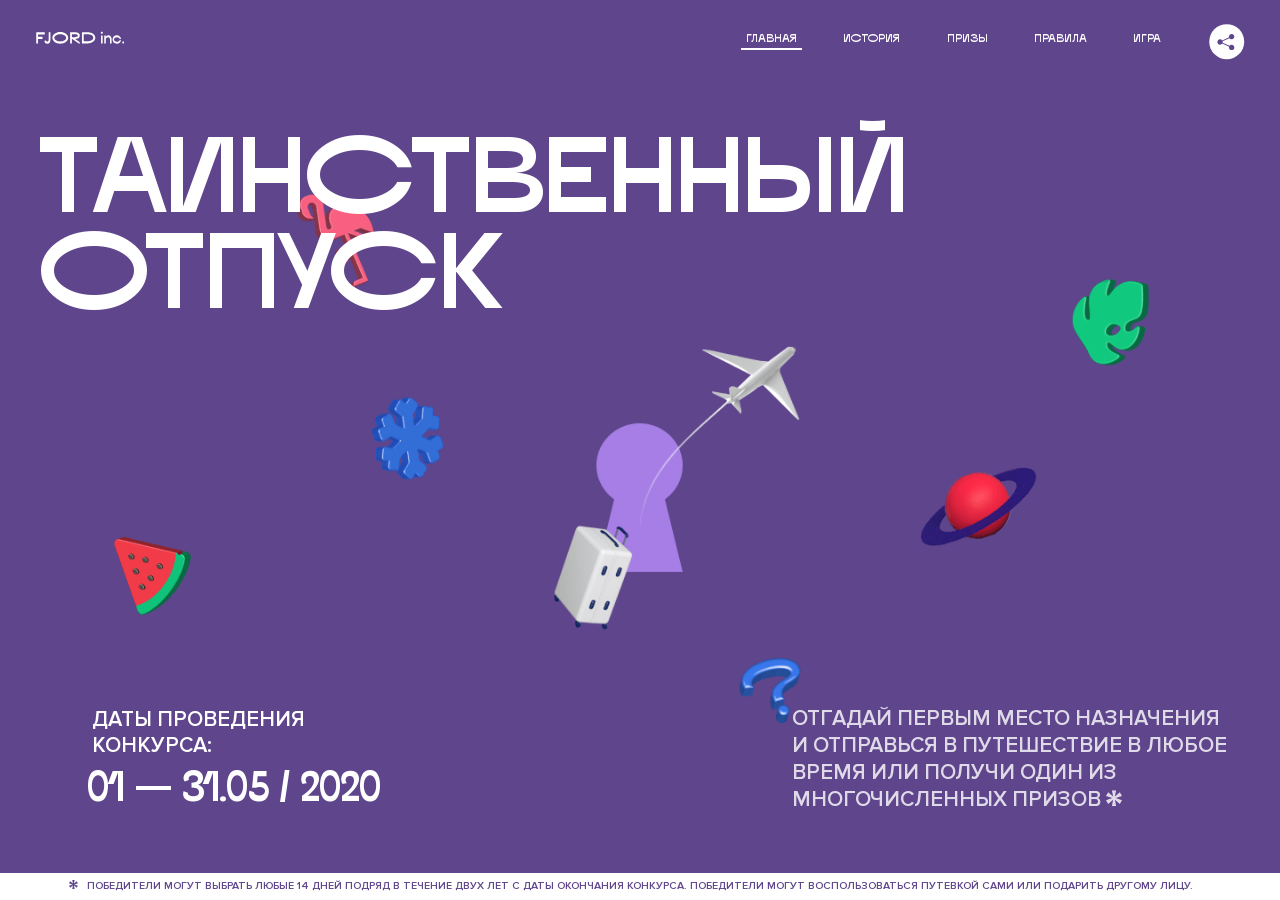
<file: 1/index.html>
<!DOCTYPE html>
<html lang="ru">
<head>
  <meta charset="UTF-8">
  <meta name="description" content="">
  <meta name="viewport" content="width=device-width, initial-scale=1.0">
  <meta http-equiv="X-UA-Compatible" content="ie=edge">
  <title>Mysterious Vacation</title>
  <link rel="stylesheet" href="css/style.min.css">
<link href="css/style.min.css" rel="stylesheet">  <base href="https://htmlacademy-animation.github.io/174807-magic-vacation-1/1/">
</head>
<body>

  <header class="page-header js-header">
    <div class="page-header__wrapper">
      <a href="#" class="page-header__logo" aria-label="Перейти на страницу FJORD.Inc">
        <svg width="100" height="15" viewBox="0 0 100 15" fill="none" xmlns="http://www.w3.org/2000/svg">
          <path d="M0.26 1.4V14H2.276V8.906H7.334V6.44H2.276V3.848H9.872V1.4H0.26ZM12.733 14.36C15.127 14.36 16.243 12.65 16.243 9.5V1.4H14.263V8.96C14.263 11.21 13.723 11.876 12.733 11.876C11.833 11.876 11.473 11.3 11.347 10.58L9.36702 10.94C9.63702 13.046 10.663 14.36 12.733 14.36ZM18.3918 7.7C18.3918 11.372 22.3878 14.36 27.3198 14.36C32.2518 14.36 36.2478 11.372 36.2478 7.7C36.2478 4.028 32.2518 1.04 27.3198 1.04C22.3878 1.04 18.3918 4.028 18.3918 7.7ZM20.6058 7.7C20.6058 5.378 23.6118 3.524 27.3198 3.524C30.9918 3.524 33.9798 5.378 33.9798 7.7C33.9798 10.004 30.9918 11.858 27.3198 11.858C23.6118 11.858 20.6058 10.004 20.6058 7.7ZM40.403 14V8.906H40.799L49.079 14.702V12.38L44.039 8.906H44.201C47.999 8.906 49.277 7.304 49.277 5.162C49.277 3.092 47.999 1.4 44.201 1.4H38.387V14H40.403ZM43.535 3.722C45.785 3.722 47.045 4.136 47.045 5.432C47.045 6.764 45.785 7.034 43.535 7.034H40.403V3.722H43.535ZM51.6936 1.382V14H57.8676C62.7456 14 66.7236 11.534 66.7236 7.7C66.7236 3.848 62.7456 1.382 57.8676 1.382H51.6936ZM53.7096 11.624V3.722H57.5436C61.5396 3.722 64.4916 5.018 64.4916 7.7C64.4916 10.238 61.5396 11.624 57.5436 11.624H53.7096ZM73.1832 14.018H74.9832V5H73.1832V14.018ZM72.9132 1.976C72.9132 2.57 73.3992 3.092 74.0832 3.092C74.7492 3.092 75.2352 2.57 75.2352 1.976C75.2352 1.382 74.7672 0.805999 74.0832 0.805999C73.3812 0.805999 72.9132 1.382 72.9132 1.976ZM76.7867 14H78.5687V9.104C78.7487 8.006 79.5947 6.962 81.0887 6.962C82.1147 6.962 83.2667 7.448 83.2667 9.554V14H85.0487V9.014C85.0487 6.152 83.2307 4.73 81.3587 4.73C79.9187 4.73 79.0727 5.558 78.5687 6.854V5H76.7867V14ZM90.9898 14.27C93.5098 14.27 95.3818 12.506 95.7238 10.328H94.0498C93.7258 11.3 92.6998 12.02 90.9898 12.02C88.8478 12.02 87.7678 10.922 87.7678 9.59C87.7678 8.24 88.8478 6.962 90.9898 6.962C92.7538 6.962 93.7978 7.844 94.0858 8.924H95.7418C95.4358 6.71 93.6178 4.73 90.9898 4.73C88.0918 4.73 86.1298 7.124 86.1298 9.59C86.1298 12.074 88.1278 14.27 90.9898 14.27ZM97.0693 12.938C97.0693 13.658 97.5553 14.144 98.2753 14.144C98.9953 14.144 99.4813 13.658 99.4813 12.938C99.4813 12.2 98.9953 11.714 98.2753 11.714C97.5553 11.714 97.0693 12.2 97.0693 12.938Z" fill="currentColor"></path>
        </svg>
      </a>
      <button class="page-header__toggler js-menu-toggler" type="button" aria-label="Управление мобильным меню"><span>Меню</span></button>
      <nav class="page-header__nav">
        <div class="page-header__menu js-menu" id="menu">
          <ul>
            <li>
              <a class="js-menu-link active" href="#top" data-href="top">главная</a>
            </li>
            <li>
              <a class="js-menu-link" href="#story" data-href="story">история</a>
            </li>
            <li>
              <a class="js-menu-link" href="#prizes" data-href="prizes">призы</a>
            </li>
            <li>
              <a class="js-menu-link" href="#rules" data-href="rules">правила</a>
            </li>
            <li>
              <a class="js-menu-link" href="#game" data-href="game">игра</a>
            </li>
          </ul>
        </div>
        <div class="page-header__social">
          <div class="social-block js-social-block">
            <button class="social-block__toggler" aria-label="Управлять блоком с социальными кнопками">
              <svg width="26" height="22" viewBox="0 0 27 22" fill="none" xmlns="http://www.w3.org/2000/svg">
                <path d="M19.6721 7.43664C21.6273 7.43664 23.213 5.85095 23.213 3.89566C23.213 1.94037 21.6273 0.354675 19.6721 0.354675C17.7168 0.354675 16.1311 1.94037 16.1311 3.89566C16.1311 4.19968 16.1728 4.49178 16.2458 4.77345L7.21751 8.95527C6.57519 8.05214 5.52303 7.46049 4.33078 7.46049C2.37549 7.46049 0.789795 9.04618 0.789795 11.0015C0.789795 12.9568 2.37549 14.5425 4.33078 14.5425C5.52303 14.5425 6.57668 13.9508 7.21751 13.0477L16.2458 17.2295C16.1743 17.5112 16.1311 17.8033 16.1311 18.1073C16.1311 20.0626 17.7168 21.6483 19.6721 21.6483C21.6273 21.6483 23.213 20.0626 23.213 18.1073C23.213 16.152 21.6273 14.5663 19.6721 14.5663C18.4798 14.5663 17.4262 15.158 16.7853 16.0611L7.75701 11.8793C7.82854 11.5976 7.87176 11.3055 7.87176 11.0015C7.87176 10.6974 7.83003 10.4053 7.75701 10.1237L16.7853 5.94186C17.4262 6.84499 18.4783 7.43664 19.6721 7.43664Z" fill="currentColor"></path>
              </svg>
            </button>
            <ul class="social-block__list">
              <li>
                <a class="social-block__link social-block__link--fb" href="#" aria-label="Мы на Facebook">
                  <svg width="8" height="17" viewBox="0 0 8 17" fill="none" xmlns="http://www.w3.org/2000/svg">
                    <path d="M4.24646 16.9899H1.09275L1.05793 8.49828H0V5.30707H1.05793V3.81124C1.05793 1.42084 2.57654 0 5.21735 0H7.41758V3.18585H5.30841C4.28262 3.18585 4.2478 3.48582 4.2478 4.24914V5.30707H7.42964L7.16716 8.49828H4.2478V16.9899H4.24646Z" fill="currentColor"></path>
                  </svg>
                </a>
              </li>
              <li>
                <a class="social-block__link social-block__link--insta" href="#" aria-label="Мы в Instagram">
                  <svg width="15" height="15" viewBox="0 0 15 15" fill="none" xmlns="http://www.w3.org/2000/svg">
                    <path d="M11.0197 0H4.19806C2.14246 0 0.471191 1.66993 0.471191 3.72285V10.5499C0.471191 12.6082 2.14112 14.2727 4.19806 14.2727H11.0197C13.0753 14.2727 14.7466 12.6082 14.7466 10.5499V3.72285C14.7466 1.67127 13.0753 0 11.0197 0ZM11.0197 12.4849H4.19806C3.13076 12.4849 2.26432 11.6158 2.26432 10.5512V3.72419C2.26432 2.65956 3.13076 1.79715 4.19806 1.79715H11.0197C12.087 1.79715 12.9535 2.6609 12.9535 3.72419V10.5512C12.9535 11.6145 12.087 12.4849 11.0197 12.4849Z" fill="currentColor"></path>
                    <path d="M7.60887 3.11084C5.38989 3.11084 3.58203 4.9187 3.58203 7.14036C3.58203 9.35532 5.38989 11.1645 7.60887 11.1645C9.83053 11.1645 11.6357 9.35666 11.6357 7.14036C11.6357 4.9187 9.83053 3.11084 7.60887 3.11084ZM7.60887 9.36871C6.37551 9.36871 5.37784 8.37372 5.37784 7.14036C5.37784 5.90699 6.37551 4.90665 7.60887 4.90665C8.83822 4.90665 9.84259 5.90833 9.84259 7.14036C9.84392 8.37238 8.83822 9.36871 7.60887 9.36871Z" fill="currentColor"></path>
                    <path d="M11.3573 2.35962C10.8256 2.35962 10.3931 2.79752 10.3931 3.32381C10.3931 3.85546 10.8256 4.29336 11.3573 4.29336C11.8862 4.29336 12.3215 3.85546 12.3215 3.32381C12.3215 2.79752 11.8862 2.35962 11.3573 2.35962Z" fill="currentColor"></path>
                  </svg>
                </a>
              </li>
              <li>
                <a class="social-block__link social-block__link--vk" href="#" aria-label="Мы ВКонтакте">
                  <svg width="17" height="10" viewBox="0 0 17 10" fill="none" xmlns="http://www.w3.org/2000/svg">
                    <path d="M14.1234 4.9002C14.1234 4.9002 16.3623 1.72708 16.5866 0.680242C16.6595 0.312285 16.4947 0.103188 16.1069 0.103188C16.1069 0.103188 14.8193 0.103188 14.168 0.103188C13.7235 0.103188 13.5587 0.293278 13.4235 0.579768C13.4235 0.579768 12.3724 2.82553 11.0969 4.24712C10.6861 4.70333 10.4781 4.84318 10.2511 4.84318C10.0646 4.84318 9.98625 4.6911 9.98625 4.27834V0.649016C9.98625 0.147997 9.92545 0.00135496 9.5066 0.00135496H6.39628C6.15578 0.00135496 6.0085 0.134417 6.0085 0.324506C6.0085 0.801084 6.73406 0.908351 6.73406 2.20231V4.87305C6.73406 5.40529 6.70569 5.61575 6.45303 5.61575C5.78016 5.61575 4.19528 3.30618 3.30623 0.678887C3.12923 0.145282 2.93737 0 2.43475 0H0.486409C0.205373 0 0 0.190085 0 0.476576C0 0.991172 0.60666 3.40801 2.99277 6.64358C4.59927 8.8201 6.70569 10 8.60269 10C9.76196 10 10.0416 9.80312 10.0416 9.31432V7.63883C10.0416 7.22607 10.2065 7.04956 10.4429 7.04956C10.7078 7.04956 11.1847 7.13238 12.2805 8.22268C13.5843 9.47862 13.6762 10 14.3896 10H16.5676C16.7919 10 17 9.89273 17 9.52342C17 9.02919 16.3623 8.15343 15.384 7.10659C14.9801 6.56755 14.3302 5.98914 14.1248 5.72301C13.8275 5.40801 13.9154 5.23014 14.1234 4.9002Z" fill="currentColor"></path>
                  </svg>
                </a>
              </li>
            </ul>
          </div>
        </div>
      </nav>
    </div>
  </header>

  <main class="page-content">

    <section class="animation-screen"></section>

    <section class="screen screen--hidden screen--intro js-scrollspy" id="top">
      <div class="screen__wrapper">
        <div class="intro">
          <h1 class="intro__title">Таинственный отпуск</h1>
          <div class="intro__content">
            <div class="intro__info">
              <p class="intro__label">Даты проведения конкурса:</p>
              <p class="intro__date">01 — 31.05 / 2020</p>
            </div>
            <div class="intro__message">
              <p>
                Отгадай первым место назначения и&nbsp;отправься в&nbsp;путешествие в&nbsp;любое время или получи один из многочисленных призов
                <svg width="16" height="16" viewBox="0 0 10 10" fill="none" xmlns="http://www.w3.org/2000/svg">
                  <path d="M0 6.35337L3.90271 4.99012L0 3.64663L1.34615 1.32374L4.44287 4.01073L3.67364 0H6.34615L5.57692 4.01073L8.65385 1.32374L10 3.64663L6.13405 4.99012L10 6.35337L8.65385 8.65651L5.57692 5.98927L6.34615 10H3.67364L4.44287 5.96952L1.34615 8.65651L0 6.35337Z" fill="currentColor"></path>
                </svg>
              </p>
            </div>
          </div>
        </div>
      </div>
      <div class="screen__footer js-footer">
        <button class="screen__footer-enlarge js-footer-toggler" type="button" aria-label="Показать сообщение">
          <svg width="10" height="10" viewBox="0 0 10 10" fill="none" xmlns="http://www.w3.org/2000/svg">
            <path d="M0 6.35337L3.90271 4.99012L0 3.64663L1.34615 1.32374L4.44287 4.01073L3.67364 0H6.34615L5.57692 4.01073L8.65385 1.32374L10 3.64663L6.13405 4.99012L10 6.35337L8.65385 8.65651L5.57692 5.98927L6.34615 10H3.67364L4.44287 5.96952L1.34615 8.65651L0 6.35337Z" fill="currentColor"></path>
          </svg>
        </button>
        <button class="screen__footer-collapse js-footer-toggler" type="button" aria-label="Скрыть сообщение">
          <svg width="13" height="13" viewBox="0 0 13 13" fill="none" xmlns="http://www.w3.org/2000/svg">
            <line x1="12.3536" y1="0.353553" x2="0.738349" y2="11.9688" stroke="currentColor"></line>
            <line x1="0.738319" y1="0.539925" x2="12.3535" y2="12.1551" stroke="currentColor"></line>
          </svg>
        </button>
        <div class="screen__footer-wrapper">
          <div class="screen__footer-announce">
            <p class="screen__footer-label">Даты проведения конкурса:</p>
            <p class="screen__footer-date">01 — 31.05 / 2020</p>
          </div>
          <div class="screen__footer-note">
            <p>
              <svg width="10" height="10" viewBox="0 0 10 10" fill="none" xmlns="http://www.w3.org/2000/svg">
                <path d="M0 6.35337L3.90271 4.99012L0 3.64663L1.34615 1.32374L4.44287 4.01073L3.67364 0H6.34615L5.57692 4.01073L8.65385 1.32374L10 3.64663L6.13405 4.99012L10 6.35337L8.65385 8.65651L5.57692 5.98927L6.34615 10H3.67364L4.44287 5.96952L1.34615 8.65651L0 6.35337Z" fill="currentColor"></path>
              </svg>
              <span>Победители могут выбрать любые 14 дней подряд в&nbsp;течение двух лет с&nbsp;даты окончания конкурса. Победители могут воспользоваться путевкой сами или подарить другому лицу.</span>
            </p>
          </div>
        </div>
      </div>
    </section>

    <section class="screen screen--hidden screen--story js-scrollspy" id="story">

      <div class="slider swiper-container js-slider">

        <div class="swiper-wrapper">

          <div class="slider__item swiper-slide">
            <h2 class="slider__item-title">История</h2>
            <p class="slider__item-text">Джеймс Таргет был основателем компании &laquo;Fjord Inc.&raquo;. С&nbsp;1965 года &laquo;Fjord Inc.&raquo; прославилась надёжными и&nbsp;удобными чемоданами и&nbsp;аксессуарами для туристов.</p>
          </div>

          <div class="slider__item swiper-slide">
            <p class="slider__item-text">Когда Джеймсу было 7&nbsp;лет, в&nbsp;их&nbsp;доме гостил дядюшка и&nbsp;развлекал детей рассказами о&nbsp;своей поездке в&nbsp;место, показавшееся малышу Таргету невероятным. Тогда Джеймс решил, что однажды посетит его, но&nbsp;не&nbsp;будет рассказывать о&nbsp;мечте, пока не&nbsp;осуществит.</p>
          </div>

          <div class="slider__item swiper-slide">
            <p class="slider__item-text">Джеймс Таргет стал увлеченным путешественником. Он&nbsp;посетил 5&nbsp;континентов, 126&nbsp;стран.</p>
          </div>

          <div class="slider__item swiper-slide">
            <p class="slider__item-text">Он&nbsp;сплавлялся по&nbsp;Амазонке и&nbsp;погружался в&nbsp;пещеры Франции, медитировал в&nbsp;горах Тибета и&nbsp;пожимал руку вождя племени Акугауа.</p>
          </div>

          <div class="slider__item swiper-slide">
            <p class="slider__item-text">Из&nbsp;своих поездок Джеймс Таргет привозил идеи, как сделать свои чемоданы &laquo;Fjord Inc.&raquo; удобными и&nbsp;приспособленными к&nbsp;разным дорожным условиям.</p>
          </div>

          <div class="slider__item swiper-slide">
            <p class="slider__item-text">Всё это время Джеймс не&nbsp;оставлял идею поездки своей мечты. Однако, как только он&nbsp;брался за&nbsp;планирование, возникали препятствия, не&nbsp;позволяющие отправиться туда.</p>
          </div>

          <div class="slider__item swiper-slide">
            <p class="slider__item-text">В&nbsp;возрасте 67&nbsp;лет Джеймс Таргет попал под лавину и&nbsp;погиб. В&nbsp;своём завещании он&nbsp;поручил отправить в&nbsp;заветное путешествие трёх смельчаков, единых с&nbsp;ним духом.</p>
          </div>

          <div class="slider__item swiper-slide">
            <p class="slider__item-text">Тех, кто сможет узнать таинственное место, задавая вопросы специально обученному ИИ&nbsp;&laquo;Соне&raquo;, ждет фантастическое путешествие.</p>
          </div>
        </div>
        <div class="slider__controls">
          <button class="slider__control slider__control--prev js-control-prev" type="button" aria-label="Показать предыдущую историю">
            <svg width="12" height="22" viewBox="0 0 12 22" fill="none" xmlns="http://www.w3.org/2000/svg">
              <path d="M11 1L1 11L11 21" stroke="currentColor" stroke-width="2" stroke-linejoin="round"></path>
            </svg>
          </button>
          <button class="slider__control slider__control--next js-control-next" type="button" aria-label="Показать следующую историю">
            <svg width="12" height="22" viewBox="0 0 12 22" fill="none" xmlns="http://www.w3.org/2000/svg">
              <path d="M1 1L11 11L1 21" stroke="currentColor" stroke-width="2" stroke-linejoin="round"></path>
            </svg>
          </button>
        </div>
        <div class="slider__pagination swiper-pagination"></div>
      </div>
    </section>

    <section class="screen screen--hidden screen--prizes js-scrollspy" id="prizes">
      <div class="screen__wrapper">
        <div class="prizes">
          <h2 class="prizes__title">ПРизы</h2>
          <div class="prizes__lead">
            <p>Найди ответ и&nbsp;получи один из&nbsp;призов:</p>
          </div>
          <ul class="prizes__list">
            <li class="prizes__item prizes__item--journeys">
              <div class="prizes__icon">
                <picture>
                  <source srcset="img/prize1-mob.svg" media="(orientation: portrait)">
                  <img src="img/prize1.svg" alt="">
                </picture>
              </div>
              <p class="prizes__desc">
                <b>3</b>
                <span>загадочных путешествия</span>
              </p>
            </li>
            <li class="prizes__item prizes__item--cases">
              <div class="prizes__icon">
                <picture>
                  <source srcset="img/prize2-mob.svg" media="(orientation: portrait)">
                  <img src="img/prize2.svg" alt="">
                </picture>
              </div>
              <p class="prizes__desc">
                <b>7</b>
                <span>надежных чемоданов</span>
              </p>
            </li>
            <li class="prizes__item prizes__item--codes">
              <div class="prizes__icon">
                <picture>
                  <source srcset="img/prize3-mob.svg" media="(orientation: portrait)">
                  <img src="img/prize3.svg" alt="">
                </picture>
              </div>
              <p class="prizes__desc">
                <b>900</b>
                <span>
                  промокодов на&nbsp;скидку 15%
                  <svg width="10" height="10" viewBox="0 0 10 10" fill="none" xmlns="http://www.w3.org/2000/svg">
                    <path d="M0 6.35337L3.90271 4.99012L0 3.64663L1.34615 1.32374L4.44287 4.01073L3.67364 0H6.34615L5.57692 4.01073L8.65385 1.32374L10 3.64663L6.13405 4.99012L10 6.35337L8.65385 8.65651L5.57692 5.98927L6.34615 10H3.67364L4.44287 5.96952L1.34615 8.65651L0 6.35337Z" fill="currentColor"></path>
                  </svg>
                </span>
              </p>
            </li>
          </ul>
        </div>
      </div>
      <div class="screen__footer js-footer">
        <button class="screen__footer-enlarge js-footer-toggler" type="button" aria-label="Показать сообщение">
          <svg width="10" height="10" viewBox="0 0 10 10" fill="none" xmlns="http://www.w3.org/2000/svg">
            <path d="M0 6.35337L3.90271 4.99012L0 3.64663L1.34615 1.32374L4.44287 4.01073L3.67364 0H6.34615L5.57692 4.01073L8.65385 1.32374L10 3.64663L6.13405 4.99012L10 6.35337L8.65385 8.65651L5.57692 5.98927L6.34615 10H3.67364L4.44287 5.96952L1.34615 8.65651L0 6.35337Z" fill="currentColor"></path>
          </svg>
        </button>
        <button class="screen__footer-collapse js-footer-toggler" type="button" aria-label="Скрыть сообщение">
          <svg width="13" height="13" viewBox="0 0 13 13" fill="none" xmlns="http://www.w3.org/2000/svg">
            <line x1="12.3536" y1="0.353553" x2="0.738349" y2="11.9688" stroke="currentColor"></line>
            <line x1="0.738319" y1="0.539925" x2="12.3535" y2="12.1551" stroke="currentColor"></line>
          </svg>
        </button>
        <div class="screen__footer-wrapper">
          <div class="screen__footer-announce">
            <p class="screen__footer-label">Даты проведения конкурса:</p>
            <p class="screen__footer-date">01 — 31.05 / 2020</p>
          </div>
          <div class="screen__footer-note">
            <p>
              <svg width="10" height="10" viewBox="0 0 10 10" fill="none" xmlns="http://www.w3.org/2000/svg">
                <path d="M0 6.35337L3.90271 4.99012L0 3.64663L1.34615 1.32374L4.44287 4.01073L3.67364 0H6.34615L5.57692 4.01073L8.65385 1.32374L10 3.64663L6.13405 4.99012L10 6.35337L8.65385 8.65651L5.57692 5.98927L6.34615 10H3.67364L4.44287 5.96952L1.34615 8.65651L0 6.35337Z" fill="currentColor"></path>
              </svg>
              <span>Скидка&nbsp;15% на&nbsp;единоразовое приобретение путёвки с&nbsp;1&nbsp;июня 2020 по&nbsp;31&nbsp;мая 2022&nbsp;года. Суммируется с&nbsp;другими акциями</span>
            </p>
          </div>
        </div>
      </div>
    </section>

    <section class="screen screen--hidden screen--rules js-scrollspy" id="rules">
      <div class="screen__wrapper">
        <div class="rules">
          <h2 class="rules__title">Правила</h2>
          <div class="rules__lead">
            <p>Для того чтобы получить наследство Джеймса Таргета, тебе нужно выведать у&nbsp;&laquo;Сони&raquo;, куда предстоит отправиться тебе в&nbsp;случае победы</p>
          </div>
          <ol class="rules__list">
            <li class="rules__item">
              <p>Тебе отводится <br>5&nbsp;минут</p>
            </li>
            <li class="rules__item">
              <p>Задавай любые вопросы в&nbsp;текстовом поле</p>
            </li>
            <li class="rules__item">
              <p>Нажимай кнопку &laquo;Узнать&raquo;, чтобы получить ответ</p>
            </li>
            <li class="rules__item">
              <p>&laquo;Соня&raquo; может отвечать только&nbsp;Да или Нет</p>
            </li>
          </ol>
          <a href="#game" class="rules__link btn">Погнали!</a>
        </div>
      </div>
      <div class="screen__disclaimer">
        <div class="disclaimer">
          <ul>
            <li>
              <a href="#">Правовая информация</a>
            </li>
            <li>
              <a href="#">Подробные правила</a>
            </li>
          </ul>
        </div>
      </div>
    </section>

    <section class="screen screen--hidden screen--game js-scrollspy" id="game">
      <div class="screen__wrapper">
        <div class="game">
          <div class="game__header">
            <h2 class="game__title">Игра</h2>
            <div class="game__counter">
              <span>05</span>:<span>00</span>
            </div>
          </div>
          <div class="game__body">
            <div class="chat">
              <div class="chat__body js-chat">
                <ul class="chat__list" id="messages"></ul>
              </div>
              <div class="chat__footer">
                <form action="#" method="post" class="form" id="message-form">
                  <label for="message-field" class="visually-hidden">Поле для ввода вопроса</label>
                  <input type="text" class="form__field" id="message-field">
                  <button class="form__button btn">
                    Узнать
                    <svg width="18" height="19" viewBox="0 0 18 19" fill="none" xmlns="http://www.w3.org/2000/svg">
                      <path stroke="currentColor" stroke-width="2" d="M9 19V1"></path>
                      <path d="M1 9l8-8 8 8" stroke="currentColor" stroke-width="2" stroke-linejoin="round"></path>
                    </svg>
                  </button>
                </form>
              </div>
            </div>
          </div>
          <!-- временные кнопки для показа результата -->
          <div class="game__buttons">
            <button class="game__button btn js-show-result" type="button" data-target="result">Положительный результат</button>
            <button class="game__button btn js-show-result" type="button" data-target="result2">Положительный результат - 2</button>
            <button class="game__button btn js-show-result" type="button" data-target="result3">Отрицательный результат</button>
          </div>
        </div>
      </div>
    </section>

    <section class="screen screen--hidden screen--result" id="result">
      <div class="screen__wrapper">
        <div class="result result--trip">
          <div class="result__image">
            <picture>
              <source srcset="img/result1-mob.png 1x, img/result1-mob@2x.png 2x" media="(max-width: 768px) and (orientation: portrait)">
              <img src="img/result1.png" srcset="img/result1@2x.png 2x" alt="">
            </picture>
          </div>
          <h2 class="result__title">
            <span class="visually-hidden">ПОбеда!</span>
            <svg xmlns="http://www.w3.org/2000/svg" viewBox="0 0 568.85 109.24">
              <path d="M16,24.44V92H2.6V8H75V92H61.52V24.44H16Z" transform="translate(-2.1 -1.5)" fill="none" stroke="currentColor"></path>
              <path d="M148.76,5.6c32.88,0,59.52,19.92,59.52,44.4s-26.64,44.4-59.52,44.4S89.24,74.48,89.24,50,115.88,5.6,148.76,5.6Zm0,72.12c24.48,0,44.4-12.36,44.4-27.72s-19.92-27.84-44.4-27.84C124,22.16,104,34.52,104,50S124,77.72,148.76,77.72Z" transform="translate(-2.1 -1.5)" fill="none" stroke="currentColor"></path>
              <path d="M287.36,8V24.44H236v14.4h25.32c25.44,0,34,11.16,34,26.52,0,15.6-8.52,26.64-34,26.64H222.56V8h64.8ZM256.88,76.52c15.12,0,23.52-2,23.52-11.52S272,54.44,256.88,54.44H236V76.52h20.88Z" transform="translate(-2.1 -1.5)" fill="none" stroke="currentColor"></path>
              <path d="M371.47,8V24.44H320.84V41.6h33.6V58h-33.6V75.56h50.64V92H307.4V8h64.08Z" transform="translate(-2.1 -1.5)" fill="none" stroke="currentColor"></path>
              <path d="M382.39,110.24V75.56h7.44c4.56-4.68,7.8-18.36,8.76-56L399,8h48.6V75.56h10v34.68H442.87V92H397v18.24H382.39Zm51.72-34.68V24.44H411.55v3.12c-0.48,22.44-3.24,37.68-7.2,48h29.76Z" transform="translate(-2.1 -1.5)" fill="none" stroke="currentColor"></path>
              <path d="M463.75,92l28-84h27.12l28.08,84H533.47l-7.8-23.52h-37.8L480.07,92H463.75Zm56.64-40L507,11.84,493.51,52h26.88Z" transform="translate(-2.1 -1.5)" fill="none" stroke="currentColor"></path>
              <path d="M554.12,70.4L555.55,2H569l1.44,68.4H554.12Zm8.28,6.36c4.8,0,8,3.24,8,8.16a8,8,0,1,1-16.08,0C554.35,80,557.59,76.76,562.39,76.76Z" transform="translate(-2.1 -1.5)" fill="none" stroke="currentColor"></path>
            </svg>
          </h2>
          <div class="result__text">
            <p>ты&nbsp;отправляешься в&nbsp;Арктику!</p>
          </div>
          <div class="result__form">
            <form action="#" method="post" class="form form--result">
              <label for="email-field" class="form__label">зарегистрируй результат</label>
              <input type="email" class="form__field" id="email-field" placeholder="e-mail для регистации результата и получения приза" required="">
              <button class="form__button btn">
                отправить
                <svg width="18" height="19" viewBox="0 0 18 19" fill="none" xmlns="http://www.w3.org/2000/svg">
                  <path stroke="currentColor" stroke-width="2" d="M9 19V1"></path>
                  <path d="M1 9l8-8 8 8" stroke="currentColor" stroke-width="2" stroke-linejoin="round"></path>
                </svg>
              </button>
            </form>
          </div>
        </div>
      </div>
    </section>

    <section class="screen screen--hidden screen--result" id="result2">
      <div class="screen__wrapper">
        <div class="result result--prize">
          <div class="result__image">
            <picture>
              <source srcset="img/result2-mob.png 1x, img/result2-mob@2x.png 2x" media="(max-width: 768px) and (orientation: portrait)">
              <img src="img/result2.png" srcset="img/result2@2x.png 2x" alt="">
            </picture>
          </div>
          <h2 class="result__title">
            <span class="visually-hidden">ПОбеда!</span>
            <svg xmlns="http://www.w3.org/2000/svg" viewBox="0 0 568.85 109.24">
              <path d="M16,24.44V92H2.6V8H75V92H61.52V24.44H16Z" transform="translate(-2.1 -1.5)" fill="none" stroke="currentColor"></path>
              <path d="M148.76,5.6c32.88,0,59.52,19.92,59.52,44.4s-26.64,44.4-59.52,44.4S89.24,74.48,89.24,50,115.88,5.6,148.76,5.6Zm0,72.12c24.48,0,44.4-12.36,44.4-27.72s-19.92-27.84-44.4-27.84C124,22.16,104,34.52,104,50S124,77.72,148.76,77.72Z" transform="translate(-2.1 -1.5)" fill="none" stroke="currentColor"></path>
              <path d="M287.36,8V24.44H236v14.4h25.32c25.44,0,34,11.16,34,26.52,0,15.6-8.52,26.64-34,26.64H222.56V8h64.8ZM256.88,76.52c15.12,0,23.52-2,23.52-11.52S272,54.44,256.88,54.44H236V76.52h20.88Z" transform="translate(-2.1 -1.5)" fill="none" stroke="currentColor"></path>
              <path d="M371.47,8V24.44H320.84V41.6h33.6V58h-33.6V75.56h50.64V92H307.4V8h64.08Z" transform="translate(-2.1 -1.5)" fill="none" stroke="currentColor"></path>
              <path d="M382.39,110.24V75.56h7.44c4.56-4.68,7.8-18.36,8.76-56L399,8h48.6V75.56h10v34.68H442.87V92H397v18.24H382.39Zm51.72-34.68V24.44H411.55v3.12c-0.48,22.44-3.24,37.68-7.2,48h29.76Z" transform="translate(-2.1 -1.5)" fill="none" stroke="currentColor"></path>
              <path d="M463.75,92l28-84h27.12l28.08,84H533.47l-7.8-23.52h-37.8L480.07,92H463.75Zm56.64-40L507,11.84,493.51,52h26.88Z" transform="translate(-2.1 -1.5)" fill="none" stroke="currentColor"></path>
              <path d="M554.12,70.4L555.55,2H569l1.44,68.4H554.12Zm8.28,6.36c4.8,0,8,3.24,8,8.16a8,8,0,1,1-16.08,0C554.35,80,557.59,76.76,562.39,76.76Z" transform="translate(-2.1 -1.5)" fill="none" stroke="currentColor"></path>
            </svg>
          </h2>
          <div class="result__text">
            <p>чемодан &laquo;Fjord&nbsp;Inc.&raquo;&nbsp;твой</p>
          </div>
          <div class="result__form">
            <form action="#" method="post" class="form form--result">
              <label for="email-field2" class="form__label">зарегистрируй результат</label>
              <input type="email" class="form__field" id="email-field2" placeholder="e-mail для регистации результата и получения приза" required="">
              <button class="form__button btn">
                отправить
                <svg width="18" height="19" viewBox="0 0 18 19" fill="none" xmlns="http://www.w3.org/2000/svg">
                  <path stroke="currentColor" stroke-width="2" d="M9 19V1"></path>
                  <path d="M1 9l8-8 8 8" stroke="currentColor" stroke-width="2" stroke-linejoin="round"></path>
                </svg>
              </button>
            </form>
          </div>
        </div>
      </div>
    </section>

    <section class="screen screen--hidden screen--result" id="result3">
      <div class="screen__wrapper">
        <div class="result result--negative">
          <div class="result__image">
            <picture>
              <source srcset="img/result3-mob.png 1x, img/result3-mob@2x.png 2x" media="(max-width: 768px) and (orientation: portrait)">
              <img src="img/result3.png" srcset="img/result3@2x.png 2x" alt="">
            </picture>
          </div>
          <h2 class="result__title">
            <span class="visually-hidden">Не угадал!</span>
            <svg xmlns="http://www.w3.org/2000/svg" viewBox="0 0 660.77 109.24">
              <path d="M2.66,92V8H16.1V42.2H53.3V8H66.74V92H53.3V58.64H16.1V92H2.66Z" transform="translate(-2.16 -1.5)" fill="none" stroke="currentColor"></path>
              <path d="M147.62,8V24.44H97V41.6h33.6V58H97V75.56h50.64V92H83.54V8h64.08Z" transform="translate(-2.16 -1.5)" fill="none" stroke="currentColor"></path>
              <path d="M199.22,8l20.52,42.36L235.34,8h16.44l-31,84H204.38l9.48-25.92L185.78,8h13.44Z" transform="translate(-2.16 -1.5)" fill="none" stroke="currentColor"></path>
              <path d="M273.74,24.44V92H260.3V8h50.16V24.44H273.74Z" transform="translate(-2.16 -1.5)" fill="none" stroke="currentColor"></path>
              <path d="M307.1,92l28-84h27.12l28.08,84H376.82L369,68.48h-37.8L323.42,92H307.1Zm56.64-40L350.3,11.84,336.86,52h26.88Z" transform="translate(-2.16 -1.5)" fill="none" stroke="currentColor"></path>
              <path d="M396.38,110.24V75.56h7.44c4.56-4.68,7.8-18.36,8.76-56L412.94,8h48.6V75.56h10v34.68H456.86V92H411v18.24H396.38ZM448.1,75.56V24.44H425.54v3.12c-0.48,22.44-3.24,37.68-7.2,48H448.1Z" transform="translate(-2.16 -1.5)" fill="none" stroke="currentColor"></path>
              <path d="M477.74,92l28-84h27.12L560.9,92H547.46l-7.8-23.52h-37.8L494.06,92H477.74Zm56.64-40-13.44-40.2L507.5,52h26.88Z" transform="translate(-2.16 -1.5)" fill="none" stroke="currentColor"></path>
              <path d="M568.7,76.88a13.77,13.77,0,0,0,5,1c6.6,0,10.44-6.24,12-58.32L586.22,8h46.2V92H619V24.44H598.82l-0.12,3.12C597.14,81,589,94.4,573.74,94.4a28.55,28.55,0,0,1-6.72-.84Z" transform="translate(-2.16 -1.5)" fill="none" stroke="currentColor"></path>
              <path d="M646.1,70.4L647.54,2H661l1.44,68.4H646.1Zm8.28,6.36c4.8,0,8,3.24,8,8.16a8,8,0,0,1-16.08,0C646.34,80,649.58,76.76,654.38,76.76Z" transform="translate(-2.16 -1.5)" fill="none" stroke="currentColor"></path>
            </svg>
          </h2>
          <button class="result__button js-play" type="button">
            не сдавайся!
            <span>
              <svg width="27" height="22" viewBox="0 0 27 22" fill="none" xmlns="http://www.w3.org/2000/svg">
                <path d="M10.6899 1.47998C5.42992 1.47998 1.16992 5.73998 1.16992 11C1.16992 16.26 5.42992 20.52 10.6899 20.52C15.9499 20.52 20.2099 16.26 20.2099 11V7.13998" stroke="currentColor" stroke-width="2" stroke-miterlimit="10"></path>
                <path d="M15.1099 12.5099L20.1499 7.13989L25.3099 12.6299" stroke="currentColor" stroke-width="2" stroke-miterlimit="10" stroke-linejoin="round"></path>
              </svg>
            </span>
          </button>
        </div>
      </div>
    </section>

  </main>

<script src="js/script.js"></script></body>
</html>
</file>
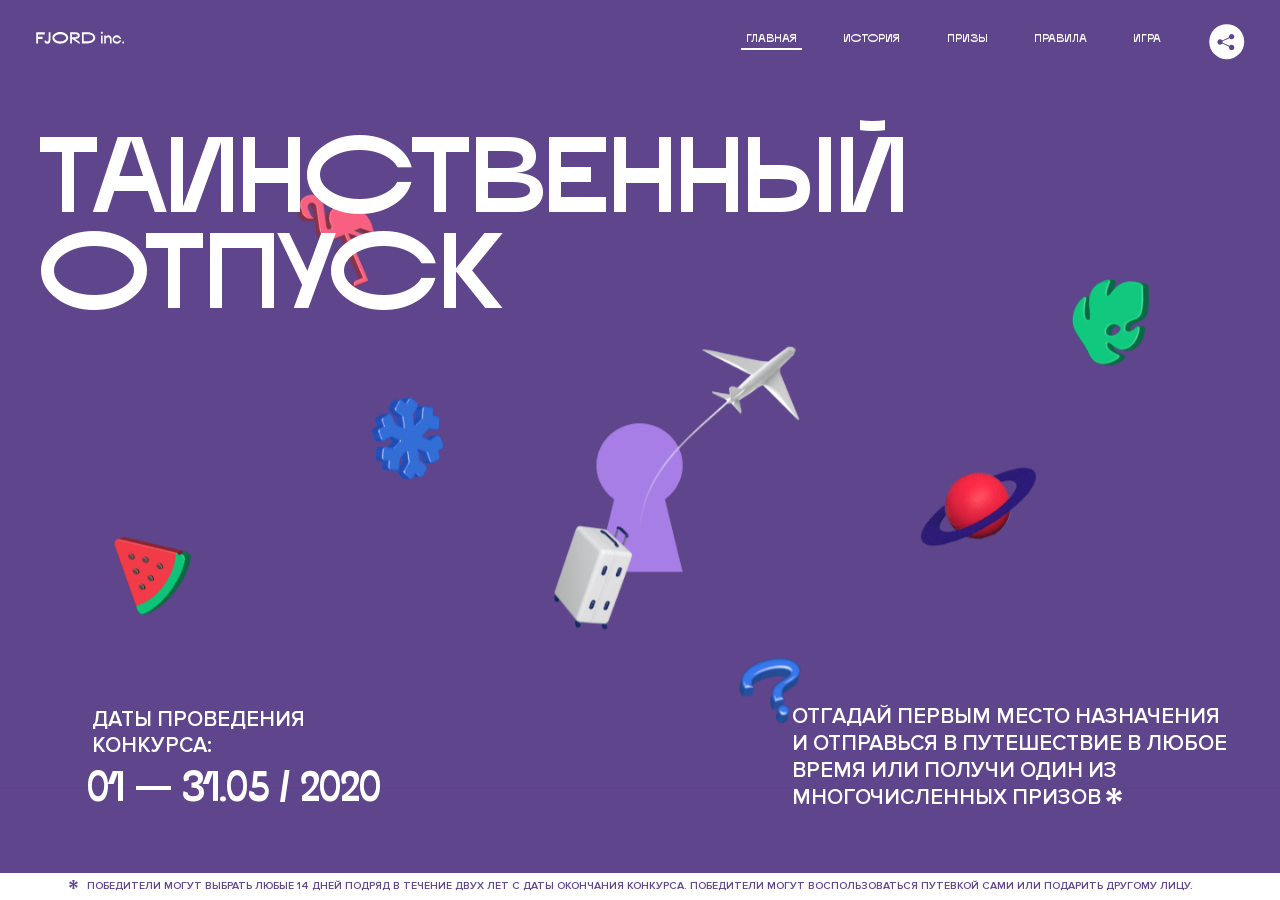
<file: 2/index.html>
<!DOCTYPE html>
<html lang="ru">
<head>
  <meta charset="UTF-8">
  <meta name="description" content="">
  <meta name="viewport" content="width=device-width, initial-scale=1.0">
  <meta http-equiv="X-UA-Compatible" content="ie=edge">
  <title>Mysterious Vacation</title>
  <link rel="stylesheet" href="css/style.min.css">
<link href="css/style.min.css" rel="stylesheet">  <base href="https://htmlacademy-animation.github.io/174807-magic-vacation-1/2/">
</head>
<body>

  <header class="page-header js-header">
    <div class="page-header__wrapper">
      <a href="#" class="page-header__logo" aria-label="Перейти на страницу FJORD.Inc">
        <svg width="100" height="15" viewBox="0 0 100 15" fill="none" xmlns="http://www.w3.org/2000/svg">
          <path d="M0.26 1.4V14H2.276V8.906H7.334V6.44H2.276V3.848H9.872V1.4H0.26ZM12.733 14.36C15.127 14.36 16.243 12.65 16.243 9.5V1.4H14.263V8.96C14.263 11.21 13.723 11.876 12.733 11.876C11.833 11.876 11.473 11.3 11.347 10.58L9.36702 10.94C9.63702 13.046 10.663 14.36 12.733 14.36ZM18.3918 7.7C18.3918 11.372 22.3878 14.36 27.3198 14.36C32.2518 14.36 36.2478 11.372 36.2478 7.7C36.2478 4.028 32.2518 1.04 27.3198 1.04C22.3878 1.04 18.3918 4.028 18.3918 7.7ZM20.6058 7.7C20.6058 5.378 23.6118 3.524 27.3198 3.524C30.9918 3.524 33.9798 5.378 33.9798 7.7C33.9798 10.004 30.9918 11.858 27.3198 11.858C23.6118 11.858 20.6058 10.004 20.6058 7.7ZM40.403 14V8.906H40.799L49.079 14.702V12.38L44.039 8.906H44.201C47.999 8.906 49.277 7.304 49.277 5.162C49.277 3.092 47.999 1.4 44.201 1.4H38.387V14H40.403ZM43.535 3.722C45.785 3.722 47.045 4.136 47.045 5.432C47.045 6.764 45.785 7.034 43.535 7.034H40.403V3.722H43.535ZM51.6936 1.382V14H57.8676C62.7456 14 66.7236 11.534 66.7236 7.7C66.7236 3.848 62.7456 1.382 57.8676 1.382H51.6936ZM53.7096 11.624V3.722H57.5436C61.5396 3.722 64.4916 5.018 64.4916 7.7C64.4916 10.238 61.5396 11.624 57.5436 11.624H53.7096ZM73.1832 14.018H74.9832V5H73.1832V14.018ZM72.9132 1.976C72.9132 2.57 73.3992 3.092 74.0832 3.092C74.7492 3.092 75.2352 2.57 75.2352 1.976C75.2352 1.382 74.7672 0.805999 74.0832 0.805999C73.3812 0.805999 72.9132 1.382 72.9132 1.976ZM76.7867 14H78.5687V9.104C78.7487 8.006 79.5947 6.962 81.0887 6.962C82.1147 6.962 83.2667 7.448 83.2667 9.554V14H85.0487V9.014C85.0487 6.152 83.2307 4.73 81.3587 4.73C79.9187 4.73 79.0727 5.558 78.5687 6.854V5H76.7867V14ZM90.9898 14.27C93.5098 14.27 95.3818 12.506 95.7238 10.328H94.0498C93.7258 11.3 92.6998 12.02 90.9898 12.02C88.8478 12.02 87.7678 10.922 87.7678 9.59C87.7678 8.24 88.8478 6.962 90.9898 6.962C92.7538 6.962 93.7978 7.844 94.0858 8.924H95.7418C95.4358 6.71 93.6178 4.73 90.9898 4.73C88.0918 4.73 86.1298 7.124 86.1298 9.59C86.1298 12.074 88.1278 14.27 90.9898 14.27ZM97.0693 12.938C97.0693 13.658 97.5553 14.144 98.2753 14.144C98.9953 14.144 99.4813 13.658 99.4813 12.938C99.4813 12.2 98.9953 11.714 98.2753 11.714C97.5553 11.714 97.0693 12.2 97.0693 12.938Z" fill="currentColor"></path>
        </svg>
      </a>
      <button class="page-header__toggler js-menu-toggler" type="button" aria-label="Управление мобильным меню"><span>Меню</span></button>
      <nav class="page-header__nav">
        <div class="page-header__menu js-menu" id="menu">
          <ul>
            <li>
              <a class="js-menu-link active" href="#top" data-href="top">главная</a>
            </li>
            <li>
              <a class="js-menu-link" href="#story" data-href="story">история</a>
            </li>
            <li>
              <a class="js-menu-link" href="#prizes" data-href="prizes">призы</a>
            </li>
            <li>
              <a class="js-menu-link" href="#rules" data-href="rules">правила</a>
            </li>
            <li>
              <a class="js-menu-link" href="#game" data-href="game">игра</a>
            </li>
          </ul>
        </div>
        <div class="page-header__social">
          <div class="social-block js-social-block">
            <button class="social-block__toggler" aria-label="Управлять блоком с социальными кнопками">
              <svg width="26" height="22" viewBox="0 0 27 22" fill="none" xmlns="http://www.w3.org/2000/svg">
                <path d="M19.6721 7.43664C21.6273 7.43664 23.213 5.85095 23.213 3.89566C23.213 1.94037 21.6273 0.354675 19.6721 0.354675C17.7168 0.354675 16.1311 1.94037 16.1311 3.89566C16.1311 4.19968 16.1728 4.49178 16.2458 4.77345L7.21751 8.95527C6.57519 8.05214 5.52303 7.46049 4.33078 7.46049C2.37549 7.46049 0.789795 9.04618 0.789795 11.0015C0.789795 12.9568 2.37549 14.5425 4.33078 14.5425C5.52303 14.5425 6.57668 13.9508 7.21751 13.0477L16.2458 17.2295C16.1743 17.5112 16.1311 17.8033 16.1311 18.1073C16.1311 20.0626 17.7168 21.6483 19.6721 21.6483C21.6273 21.6483 23.213 20.0626 23.213 18.1073C23.213 16.152 21.6273 14.5663 19.6721 14.5663C18.4798 14.5663 17.4262 15.158 16.7853 16.0611L7.75701 11.8793C7.82854 11.5976 7.87176 11.3055 7.87176 11.0015C7.87176 10.6974 7.83003 10.4053 7.75701 10.1237L16.7853 5.94186C17.4262 6.84499 18.4783 7.43664 19.6721 7.43664Z" fill="currentColor"></path>
              </svg>
            </button>
            <ul class="social-block__list">
              <li>
                <a class="social-block__link social-block__link--fb" href="#" aria-label="Мы на Facebook">
                  <svg width="8" height="17" viewBox="0 0 8 17" fill="none" xmlns="http://www.w3.org/2000/svg">
                    <path d="M4.24646 16.9899H1.09275L1.05793 8.49828H0V5.30707H1.05793V3.81124C1.05793 1.42084 2.57654 0 5.21735 0H7.41758V3.18585H5.30841C4.28262 3.18585 4.2478 3.48582 4.2478 4.24914V5.30707H7.42964L7.16716 8.49828H4.2478V16.9899H4.24646Z" fill="currentColor"></path>
                  </svg>
                </a>
              </li>
              <li>
                <a class="social-block__link social-block__link--insta" href="#" aria-label="Мы в Instagram">
                  <svg width="15" height="15" viewBox="0 0 15 15" fill="none" xmlns="http://www.w3.org/2000/svg">
                    <path d="M11.0197 0H4.19806C2.14246 0 0.471191 1.66993 0.471191 3.72285V10.5499C0.471191 12.6082 2.14112 14.2727 4.19806 14.2727H11.0197C13.0753 14.2727 14.7466 12.6082 14.7466 10.5499V3.72285C14.7466 1.67127 13.0753 0 11.0197 0ZM11.0197 12.4849H4.19806C3.13076 12.4849 2.26432 11.6158 2.26432 10.5512V3.72419C2.26432 2.65956 3.13076 1.79715 4.19806 1.79715H11.0197C12.087 1.79715 12.9535 2.6609 12.9535 3.72419V10.5512C12.9535 11.6145 12.087 12.4849 11.0197 12.4849Z" fill="currentColor"></path>
                    <path d="M7.60887 3.11084C5.38989 3.11084 3.58203 4.9187 3.58203 7.14036C3.58203 9.35532 5.38989 11.1645 7.60887 11.1645C9.83053 11.1645 11.6357 9.35666 11.6357 7.14036C11.6357 4.9187 9.83053 3.11084 7.60887 3.11084ZM7.60887 9.36871C6.37551 9.36871 5.37784 8.37372 5.37784 7.14036C5.37784 5.90699 6.37551 4.90665 7.60887 4.90665C8.83822 4.90665 9.84259 5.90833 9.84259 7.14036C9.84392 8.37238 8.83822 9.36871 7.60887 9.36871Z" fill="currentColor"></path>
                    <path d="M11.3573 2.35962C10.8256 2.35962 10.3931 2.79752 10.3931 3.32381C10.3931 3.85546 10.8256 4.29336 11.3573 4.29336C11.8862 4.29336 12.3215 3.85546 12.3215 3.32381C12.3215 2.79752 11.8862 2.35962 11.3573 2.35962Z" fill="currentColor"></path>
                  </svg>
                </a>
              </li>
              <li>
                <a class="social-block__link social-block__link--vk" href="#" aria-label="Мы ВКонтакте">
                  <svg width="17" height="10" viewBox="0 0 17 10" fill="none" xmlns="http://www.w3.org/2000/svg">
                    <path d="M14.1234 4.9002C14.1234 4.9002 16.3623 1.72708 16.5866 0.680242C16.6595 0.312285 16.4947 0.103188 16.1069 0.103188C16.1069 0.103188 14.8193 0.103188 14.168 0.103188C13.7235 0.103188 13.5587 0.293278 13.4235 0.579768C13.4235 0.579768 12.3724 2.82553 11.0969 4.24712C10.6861 4.70333 10.4781 4.84318 10.2511 4.84318C10.0646 4.84318 9.98625 4.6911 9.98625 4.27834V0.649016C9.98625 0.147997 9.92545 0.00135496 9.5066 0.00135496H6.39628C6.15578 0.00135496 6.0085 0.134417 6.0085 0.324506C6.0085 0.801084 6.73406 0.908351 6.73406 2.20231V4.87305C6.73406 5.40529 6.70569 5.61575 6.45303 5.61575C5.78016 5.61575 4.19528 3.30618 3.30623 0.678887C3.12923 0.145282 2.93737 0 2.43475 0H0.486409C0.205373 0 0 0.190085 0 0.476576C0 0.991172 0.60666 3.40801 2.99277 6.64358C4.59927 8.8201 6.70569 10 8.60269 10C9.76196 10 10.0416 9.80312 10.0416 9.31432V7.63883C10.0416 7.22607 10.2065 7.04956 10.4429 7.04956C10.7078 7.04956 11.1847 7.13238 12.2805 8.22268C13.5843 9.47862 13.6762 10 14.3896 10H16.5676C16.7919 10 17 9.89273 17 9.52342C17 9.02919 16.3623 8.15343 15.384 7.10659C14.9801 6.56755 14.3302 5.98914 14.1248 5.72301C13.8275 5.40801 13.9154 5.23014 14.1234 4.9002Z" fill="currentColor"></path>
                  </svg>
                </a>
              </li>
            </ul>
          </div>
        </div>
      </nav>
    </div>
  </header>

  <main class="page-content">

    <section class="animation-screen"></section>

    <section class="screen screen--hidden screen--intro js-scrollspy" id="top">
      <div class="screen__wrapper">
        <div class="intro">
          <h1 class="intro__title">Таинственный отпуск</h1>
          <div class="intro__content">
            <div class="intro__info">
              <p class="intro__label">Даты проведения конкурса:</p>
              <p class="intro__date">01 — 31.05 / 2020</p>
            </div>
            <div class="intro__message">
              <p>
                Отгадай первым место назначения и&nbsp;отправься в&nbsp;путешествие в&nbsp;любое время или получи один из многочисленных призов
                <svg width="16" height="16" viewBox="0 0 10 10" fill="none" xmlns="http://www.w3.org/2000/svg">
                  <path d="M0 6.35337L3.90271 4.99012L0 3.64663L1.34615 1.32374L4.44287 4.01073L3.67364 0H6.34615L5.57692 4.01073L8.65385 1.32374L10 3.64663L6.13405 4.99012L10 6.35337L8.65385 8.65651L5.57692 5.98927L6.34615 10H3.67364L4.44287 5.96952L1.34615 8.65651L0 6.35337Z" fill="currentColor"></path>
                </svg>
              </p>
            </div>
          </div>
        </div>
      </div>
      <div class="screen__footer js-footer">
        <button class="screen__footer-enlarge js-footer-toggler" type="button" aria-label="Показать сообщение">
          <svg width="10" height="10" viewBox="0 0 10 10" fill="none" xmlns="http://www.w3.org/2000/svg">
            <path d="M0 6.35337L3.90271 4.99012L0 3.64663L1.34615 1.32374L4.44287 4.01073L3.67364 0H6.34615L5.57692 4.01073L8.65385 1.32374L10 3.64663L6.13405 4.99012L10 6.35337L8.65385 8.65651L5.57692 5.98927L6.34615 10H3.67364L4.44287 5.96952L1.34615 8.65651L0 6.35337Z" fill="currentColor"></path>
          </svg>
        </button>
        <button class="screen__footer-collapse js-footer-toggler" type="button" aria-label="Скрыть сообщение">
          <svg width="13" height="13" viewBox="0 0 13 13" fill="none" xmlns="http://www.w3.org/2000/svg">
            <line x1="12.3536" y1="0.353553" x2="0.738349" y2="11.9688" stroke="currentColor"></line>
            <line x1="0.738319" y1="0.539925" x2="12.3535" y2="12.1551" stroke="currentColor"></line>
          </svg>
        </button>
        <div class="screen__footer-wrapper">
          <div class="screen__footer-announce">
            <p class="screen__footer-label">Даты проведения конкурса:</p>
            <p class="screen__footer-date">01 — 31.05 / 2020</p>
          </div>
          <div class="screen__footer-note">
            <p>
              <svg width="10" height="10" viewBox="0 0 10 10" fill="none" xmlns="http://www.w3.org/2000/svg">
                <path d="M0 6.35337L3.90271 4.99012L0 3.64663L1.34615 1.32374L4.44287 4.01073L3.67364 0H6.34615L5.57692 4.01073L8.65385 1.32374L10 3.64663L6.13405 4.99012L10 6.35337L8.65385 8.65651L5.57692 5.98927L6.34615 10H3.67364L4.44287 5.96952L1.34615 8.65651L0 6.35337Z" fill="currentColor"></path>
              </svg>
              <span>Победители могут выбрать любые 14 дней подряд в&nbsp;течение двух лет с&nbsp;даты окончания конкурса. Победители могут воспользоваться путевкой сами или подарить другому лицу.</span>
            </p>
          </div>
        </div>
      </div>
    </section>

    <section class="screen screen--hidden screen--story js-scrollspy" id="story">

      <div class="slider swiper-container js-slider">

        <div class="swiper-wrapper">

          <div class="slider__item swiper-slide">
            <h2 class="slider__item-title">История</h2>
            <p class="slider__item-text">Джеймс Таргет был основателем компании &laquo;Fjord Inc.&raquo;. С&nbsp;1965 года &laquo;Fjord Inc.&raquo; прославилась надёжными и&nbsp;удобными чемоданами и&nbsp;аксессуарами для туристов.</p>
          </div>

          <div class="slider__item swiper-slide">
            <p class="slider__item-text">Когда Джеймсу было 7&nbsp;лет, в&nbsp;их&nbsp;доме гостил дядюшка и&nbsp;развлекал детей рассказами о&nbsp;своей поездке в&nbsp;место, показавшееся малышу Таргету невероятным. Тогда Джеймс решил, что однажды посетит его, но&nbsp;не&nbsp;будет рассказывать о&nbsp;мечте, пока не&nbsp;осуществит.</p>
          </div>

          <div class="slider__item swiper-slide">
            <p class="slider__item-text">Джеймс Таргет стал увлеченным путешественником. Он&nbsp;посетил 5&nbsp;континентов, 126&nbsp;стран.</p>
          </div>

          <div class="slider__item swiper-slide">
            <p class="slider__item-text">Он&nbsp;сплавлялся по&nbsp;Амазонке и&nbsp;погружался в&nbsp;пещеры Франции, медитировал в&nbsp;горах Тибета и&nbsp;пожимал руку вождя племени Акугауа.</p>
          </div>

          <div class="slider__item swiper-slide">
            <p class="slider__item-text">Из&nbsp;своих поездок Джеймс Таргет привозил идеи, как сделать свои чемоданы &laquo;Fjord Inc.&raquo; удобными и&nbsp;приспособленными к&nbsp;разным дорожным условиям.</p>
          </div>

          <div class="slider__item swiper-slide">
            <p class="slider__item-text">Всё это время Джеймс не&nbsp;оставлял идею поездки своей мечты. Однако, как только он&nbsp;брался за&nbsp;планирование, возникали препятствия, не&nbsp;позволяющие отправиться туда.</p>
          </div>

          <div class="slider__item swiper-slide">
            <p class="slider__item-text">В&nbsp;возрасте 67&nbsp;лет Джеймс Таргет попал под лавину и&nbsp;погиб. В&nbsp;своём завещании он&nbsp;поручил отправить в&nbsp;заветное путешествие трёх смельчаков, единых с&nbsp;ним духом.</p>
          </div>

          <div class="slider__item swiper-slide">
            <p class="slider__item-text">Тех, кто сможет узнать таинственное место, задавая вопросы специально обученному ИИ&nbsp;&laquo;Соне&raquo;, ждет фантастическое путешествие.</p>
          </div>
        </div>
        <div class="slider__controls">
          <button class="slider__control slider__control--prev js-control-prev" type="button" aria-label="Показать предыдущую историю">
            <svg width="12" height="22" viewBox="0 0 12 22" fill="none" xmlns="http://www.w3.org/2000/svg">
              <path d="M11 1L1 11L11 21" stroke="currentColor" stroke-width="2" stroke-linejoin="round"></path>
            </svg>
          </button>
          <button class="slider__control slider__control--next js-control-next" type="button" aria-label="Показать следующую историю">
            <svg width="12" height="22" viewBox="0 0 12 22" fill="none" xmlns="http://www.w3.org/2000/svg">
              <path d="M1 1L11 11L1 21" stroke="currentColor" stroke-width="2" stroke-linejoin="round"></path>
            </svg>
          </button>
        </div>
        <div class="slider__pagination swiper-pagination"></div>
      </div>
    </section>

    <section class="screen screen--hidden screen--prizes js-scrollspy" id="prizes">
      <div class="screen__wrapper">
        <div class="prizes">
          <h2 class="prizes__title">ПРизы</h2>
          <div class="prizes__lead">
            <p>Найди ответ и&nbsp;получи один из&nbsp;призов:</p>
          </div>
          <ul class="prizes__list">
            <li class="prizes__item prizes__item--journeys">
              <div class="prizes__icon">
                <picture>
                  <source srcset="img/prize1-mob.svg" media="(orientation: portrait)">
                  <img src="img/prize1.svg" alt="">
                </picture>
              </div>
              <p class="prizes__desc">
                <b>3</b>
                <span>загадочных путешествия</span>
              </p>
            </li>
            <li class="prizes__item prizes__item--cases">
              <div class="prizes__icon">
                <picture>
                  <source srcset="img/prize2-mob.svg" media="(orientation: portrait)">
                  <img src="img/prize2.svg" alt="">
                </picture>
              </div>
              <p class="prizes__desc">
                <b>7</b>
                <span>надежных чемоданов</span>
              </p>
            </li>
            <li class="prizes__item prizes__item--codes">
              <div class="prizes__icon">
                <picture>
                  <source srcset="img/prize3-mob.svg" media="(orientation: portrait)">
                  <img src="img/prize3.svg" alt="">
                </picture>
              </div>
              <p class="prizes__desc">
                <b>900</b>
                <span>
                  промокодов на&nbsp;скидку 15%
                  <svg width="10" height="10" viewBox="0 0 10 10" fill="none" xmlns="http://www.w3.org/2000/svg">
                    <path d="M0 6.35337L3.90271 4.99012L0 3.64663L1.34615 1.32374L4.44287 4.01073L3.67364 0H6.34615L5.57692 4.01073L8.65385 1.32374L10 3.64663L6.13405 4.99012L10 6.35337L8.65385 8.65651L5.57692 5.98927L6.34615 10H3.67364L4.44287 5.96952L1.34615 8.65651L0 6.35337Z" fill="currentColor"></path>
                  </svg>
                </span>
              </p>
            </li>
          </ul>
        </div>
      </div>
      <div class="screen__footer js-footer">
        <button class="screen__footer-enlarge js-footer-toggler" type="button" aria-label="Показать сообщение">
          <svg width="10" height="10" viewBox="0 0 10 10" fill="none" xmlns="http://www.w3.org/2000/svg">
            <path d="M0 6.35337L3.90271 4.99012L0 3.64663L1.34615 1.32374L4.44287 4.01073L3.67364 0H6.34615L5.57692 4.01073L8.65385 1.32374L10 3.64663L6.13405 4.99012L10 6.35337L8.65385 8.65651L5.57692 5.98927L6.34615 10H3.67364L4.44287 5.96952L1.34615 8.65651L0 6.35337Z" fill="currentColor"></path>
          </svg>
        </button>
        <button class="screen__footer-collapse js-footer-toggler" type="button" aria-label="Скрыть сообщение">
          <svg width="13" height="13" viewBox="0 0 13 13" fill="none" xmlns="http://www.w3.org/2000/svg">
            <line x1="12.3536" y1="0.353553" x2="0.738349" y2="11.9688" stroke="currentColor"></line>
            <line x1="0.738319" y1="0.539925" x2="12.3535" y2="12.1551" stroke="currentColor"></line>
          </svg>
        </button>
        <div class="screen__footer-wrapper">
          <div class="screen__footer-announce">
            <p class="screen__footer-label">Даты проведения конкурса:</p>
            <p class="screen__footer-date">01 — 31.05 / 2020</p>
          </div>
          <div class="screen__footer-note">
            <p>
              <svg width="10" height="10" viewBox="0 0 10 10" fill="none" xmlns="http://www.w3.org/2000/svg">
                <path d="M0 6.35337L3.90271 4.99012L0 3.64663L1.34615 1.32374L4.44287 4.01073L3.67364 0H6.34615L5.57692 4.01073L8.65385 1.32374L10 3.64663L6.13405 4.99012L10 6.35337L8.65385 8.65651L5.57692 5.98927L6.34615 10H3.67364L4.44287 5.96952L1.34615 8.65651L0 6.35337Z" fill="currentColor"></path>
              </svg>
              <span>Скидка&nbsp;15% на&nbsp;единоразовое приобретение путёвки с&nbsp;1&nbsp;июня 2020 по&nbsp;31&nbsp;мая 2022&nbsp;года. Суммируется с&nbsp;другими акциями</span>
            </p>
          </div>
        </div>
      </div>
    </section>

    <section class="screen screen--hidden screen--rules js-scrollspy" id="rules">
      <div class="screen__wrapper">
        <div class="rules">
          <h2 class="rules__title">Правила</h2>
          <div class="rules__lead">
            <p>Для того чтобы получить наследство Джеймса Таргета, тебе нужно выведать у&nbsp;&laquo;Сони&raquo;, куда предстоит отправиться тебе в&nbsp;случае победы</p>
          </div>
          <ol class="rules__list">
            <li class="rules__item">
              <p>Тебе отводится <br>5&nbsp;минут</p>
            </li>
            <li class="rules__item">
              <p>Задавай любые вопросы в&nbsp;текстовом поле</p>
            </li>
            <li class="rules__item">
              <p>Нажимай кнопку &laquo;Узнать&raquo;, чтобы получить ответ</p>
            </li>
            <li class="rules__item">
              <p>&laquo;Соня&raquo; может отвечать только&nbsp;Да или Нет</p>
            </li>
          </ol>
          <a href="#game" class="rules__link btn">Погнали!</a>
        </div>
      </div>
      <div class="screen__disclaimer">
        <div class="disclaimer">
          <ul>
            <li>
              <a href="#">Правовая информация</a>
            </li>
            <li>
              <a href="#">Подробные правила</a>
            </li>
          </ul>
        </div>
      </div>
    </section>

    <section class="screen screen--hidden screen--game js-scrollspy" id="game">
      <div class="screen__wrapper">
        <div class="game">
          <div class="game__header">
            <h2 class="game__title">Игра</h2>
            <div class="game__counter">
              <span>05</span>:<span>00</span>
            </div>
          </div>
          <div class="game__body">
            <div class="chat">
              <div class="chat__body js-chat">
                <ul class="chat__list" id="messages"></ul>
              </div>
              <div class="chat__footer">
                <form action="#" method="post" class="form" id="message-form">
                  <label for="message-field" class="visually-hidden">Поле для ввода вопроса</label>
                  <input type="text" class="form__field" id="message-field">
                  <button class="form__button btn">
                    Узнать
                    <svg width="18" height="19" viewBox="0 0 18 19" fill="none" xmlns="http://www.w3.org/2000/svg">
                      <path stroke="currentColor" stroke-width="2" d="M9 19V1"></path>
                      <path d="M1 9l8-8 8 8" stroke="currentColor" stroke-width="2" stroke-linejoin="round"></path>
                    </svg>
                  </button>
                </form>
              </div>
            </div>
          </div>
          <!-- временные кнопки для показа результата -->
          <div class="game__buttons">
            <button class="game__button btn js-show-result" type="button" data-target="result">Положительный результат</button>
            <button class="game__button btn js-show-result" type="button" data-target="result2">Положительный результат - 2</button>
            <button class="game__button btn js-show-result" type="button" data-target="result3">Отрицательный результат</button>
          </div>
        </div>
      </div>
    </section>

    <section class="screen screen--hidden screen--result" id="result">
      <div class="screen__wrapper">
        <div class="result result--trip">
          <div class="result__image">
            <picture>
              <source srcset="img/result1-mob.png 1x, img/result1-mob@2x.png 2x" media="(max-width: 768px) and (orientation: portrait)">
              <img src="img/result1.png" srcset="img/result1@2x.png 2x" alt="">
            </picture>
          </div>
          <h2 class="result__title">
            <span class="visually-hidden">ПОбеда!</span>
            <svg xmlns="http://www.w3.org/2000/svg" viewBox="0 0 568.85 109.24">
              <path d="M16,24.44V92H2.6V8H75V92H61.52V24.44H16Z" transform="translate(-2.1 -1.5)" fill="none" stroke="currentColor"></path>
              <path d="M148.76,5.6c32.88,0,59.52,19.92,59.52,44.4s-26.64,44.4-59.52,44.4S89.24,74.48,89.24,50,115.88,5.6,148.76,5.6Zm0,72.12c24.48,0,44.4-12.36,44.4-27.72s-19.92-27.84-44.4-27.84C124,22.16,104,34.52,104,50S124,77.72,148.76,77.72Z" transform="translate(-2.1 -1.5)" fill="none" stroke="currentColor"></path>
              <path d="M287.36,8V24.44H236v14.4h25.32c25.44,0,34,11.16,34,26.52,0,15.6-8.52,26.64-34,26.64H222.56V8h64.8ZM256.88,76.52c15.12,0,23.52-2,23.52-11.52S272,54.44,256.88,54.44H236V76.52h20.88Z" transform="translate(-2.1 -1.5)" fill="none" stroke="currentColor"></path>
              <path d="M371.47,8V24.44H320.84V41.6h33.6V58h-33.6V75.56h50.64V92H307.4V8h64.08Z" transform="translate(-2.1 -1.5)" fill="none" stroke="currentColor"></path>
              <path d="M382.39,110.24V75.56h7.44c4.56-4.68,7.8-18.36,8.76-56L399,8h48.6V75.56h10v34.68H442.87V92H397v18.24H382.39Zm51.72-34.68V24.44H411.55v3.12c-0.48,22.44-3.24,37.68-7.2,48h29.76Z" transform="translate(-2.1 -1.5)" fill="none" stroke="currentColor"></path>
              <path d="M463.75,92l28-84h27.12l28.08,84H533.47l-7.8-23.52h-37.8L480.07,92H463.75Zm56.64-40L507,11.84,493.51,52h26.88Z" transform="translate(-2.1 -1.5)" fill="none" stroke="currentColor"></path>
              <path d="M554.12,70.4L555.55,2H569l1.44,68.4H554.12Zm8.28,6.36c4.8,0,8,3.24,8,8.16a8,8,0,1,1-16.08,0C554.35,80,557.59,76.76,562.39,76.76Z" transform="translate(-2.1 -1.5)" fill="none" stroke="currentColor"></path>
            </svg>
          </h2>
          <div class="result__text">
            <p>ты&nbsp;отправляешься в&nbsp;Арктику!</p>
          </div>
          <div class="result__form">
            <form action="#" method="post" class="form form--result">
              <label for="email-field" class="form__label">зарегистрируй результат</label>
              <input type="email" class="form__field" id="email-field" placeholder="e-mail для регистации результата и получения приза" required="">
              <button class="form__button btn">
                отправить
                <svg width="18" height="19" viewBox="0 0 18 19" fill="none" xmlns="http://www.w3.org/2000/svg">
                  <path stroke="currentColor" stroke-width="2" d="M9 19V1"></path>
                  <path d="M1 9l8-8 8 8" stroke="currentColor" stroke-width="2" stroke-linejoin="round"></path>
                </svg>
              </button>
            </form>
          </div>
        </div>
      </div>
    </section>

    <section class="screen screen--hidden screen--result" id="result2">
      <div class="screen__wrapper">
        <div class="result result--prize">
          <div class="result__image">
            <picture>
              <source srcset="img/result2-mob.png 1x, img/result2-mob@2x.png 2x" media="(max-width: 768px) and (orientation: portrait)">
              <img src="img/result2.png" srcset="img/result2@2x.png 2x" alt="">
            </picture>
          </div>
          <h2 class="result__title">
            <span class="visually-hidden">ПОбеда!</span>
            <svg xmlns="http://www.w3.org/2000/svg" viewBox="0 0 568.85 109.24">
              <path d="M16,24.44V92H2.6V8H75V92H61.52V24.44H16Z" transform="translate(-2.1 -1.5)" fill="none" stroke="currentColor"></path>
              <path d="M148.76,5.6c32.88,0,59.52,19.92,59.52,44.4s-26.64,44.4-59.52,44.4S89.24,74.48,89.24,50,115.88,5.6,148.76,5.6Zm0,72.12c24.48,0,44.4-12.36,44.4-27.72s-19.92-27.84-44.4-27.84C124,22.16,104,34.52,104,50S124,77.72,148.76,77.72Z" transform="translate(-2.1 -1.5)" fill="none" stroke="currentColor"></path>
              <path d="M287.36,8V24.44H236v14.4h25.32c25.44,0,34,11.16,34,26.52,0,15.6-8.52,26.64-34,26.64H222.56V8h64.8ZM256.88,76.52c15.12,0,23.52-2,23.52-11.52S272,54.44,256.88,54.44H236V76.52h20.88Z" transform="translate(-2.1 -1.5)" fill="none" stroke="currentColor"></path>
              <path d="M371.47,8V24.44H320.84V41.6h33.6V58h-33.6V75.56h50.64V92H307.4V8h64.08Z" transform="translate(-2.1 -1.5)" fill="none" stroke="currentColor"></path>
              <path d="M382.39,110.24V75.56h7.44c4.56-4.68,7.8-18.36,8.76-56L399,8h48.6V75.56h10v34.68H442.87V92H397v18.24H382.39Zm51.72-34.68V24.44H411.55v3.12c-0.48,22.44-3.24,37.68-7.2,48h29.76Z" transform="translate(-2.1 -1.5)" fill="none" stroke="currentColor"></path>
              <path d="M463.75,92l28-84h27.12l28.08,84H533.47l-7.8-23.52h-37.8L480.07,92H463.75Zm56.64-40L507,11.84,493.51,52h26.88Z" transform="translate(-2.1 -1.5)" fill="none" stroke="currentColor"></path>
              <path d="M554.12,70.4L555.55,2H569l1.44,68.4H554.12Zm8.28,6.36c4.8,0,8,3.24,8,8.16a8,8,0,1,1-16.08,0C554.35,80,557.59,76.76,562.39,76.76Z" transform="translate(-2.1 -1.5)" fill="none" stroke="currentColor"></path>
            </svg>
          </h2>
          <div class="result__text">
            <p>чемодан &laquo;Fjord&nbsp;Inc.&raquo;&nbsp;твой</p>
          </div>
          <div class="result__form">
            <form action="#" method="post" class="form form--result">
              <label for="email-field2" class="form__label">зарегистрируй результат</label>
              <input type="email" class="form__field" id="email-field2" placeholder="e-mail для регистации результата и получения приза" required="">
              <button class="form__button btn">
                отправить
                <svg width="18" height="19" viewBox="0 0 18 19" fill="none" xmlns="http://www.w3.org/2000/svg">
                  <path stroke="currentColor" stroke-width="2" d="M9 19V1"></path>
                  <path d="M1 9l8-8 8 8" stroke="currentColor" stroke-width="2" stroke-linejoin="round"></path>
                </svg>
              </button>
            </form>
          </div>
        </div>
      </div>
    </section>

    <section class="screen screen--hidden screen--result" id="result3">
      <div class="screen__wrapper">
        <div class="result result--negative">
          <div class="result__image">
            <picture>
              <source srcset="img/result3-mob.png 1x, img/result3-mob@2x.png 2x" media="(max-width: 768px) and (orientation: portrait)">
              <img src="img/result3.png" srcset="img/result3@2x.png 2x" alt="">
            </picture>
          </div>
          <h2 class="result__title">
            <span class="visually-hidden">Не угадал!</span>
            <svg xmlns="http://www.w3.org/2000/svg" viewBox="0 0 660.77 109.24">
              <path d="M2.66,92V8H16.1V42.2H53.3V8H66.74V92H53.3V58.64H16.1V92H2.66Z" transform="translate(-2.16 -1.5)" fill="none" stroke="currentColor"></path>
              <path d="M147.62,8V24.44H97V41.6h33.6V58H97V75.56h50.64V92H83.54V8h64.08Z" transform="translate(-2.16 -1.5)" fill="none" stroke="currentColor"></path>
              <path d="M199.22,8l20.52,42.36L235.34,8h16.44l-31,84H204.38l9.48-25.92L185.78,8h13.44Z" transform="translate(-2.16 -1.5)" fill="none" stroke="currentColor"></path>
              <path d="M273.74,24.44V92H260.3V8h50.16V24.44H273.74Z" transform="translate(-2.16 -1.5)" fill="none" stroke="currentColor"></path>
              <path d="M307.1,92l28-84h27.12l28.08,84H376.82L369,68.48h-37.8L323.42,92H307.1Zm56.64-40L350.3,11.84,336.86,52h26.88Z" transform="translate(-2.16 -1.5)" fill="none" stroke="currentColor"></path>
              <path d="M396.38,110.24V75.56h7.44c4.56-4.68,7.8-18.36,8.76-56L412.94,8h48.6V75.56h10v34.68H456.86V92H411v18.24H396.38ZM448.1,75.56V24.44H425.54v3.12c-0.48,22.44-3.24,37.68-7.2,48H448.1Z" transform="translate(-2.16 -1.5)" fill="none" stroke="currentColor"></path>
              <path d="M477.74,92l28-84h27.12L560.9,92H547.46l-7.8-23.52h-37.8L494.06,92H477.74Zm56.64-40-13.44-40.2L507.5,52h26.88Z" transform="translate(-2.16 -1.5)" fill="none" stroke="currentColor"></path>
              <path d="M568.7,76.88a13.77,13.77,0,0,0,5,1c6.6,0,10.44-6.24,12-58.32L586.22,8h46.2V92H619V24.44H598.82l-0.12,3.12C597.14,81,589,94.4,573.74,94.4a28.55,28.55,0,0,1-6.72-.84Z" transform="translate(-2.16 -1.5)" fill="none" stroke="currentColor"></path>
              <path d="M646.1,70.4L647.54,2H661l1.44,68.4H646.1Zm8.28,6.36c4.8,0,8,3.24,8,8.16a8,8,0,0,1-16.08,0C646.34,80,649.58,76.76,654.38,76.76Z" transform="translate(-2.16 -1.5)" fill="none" stroke="currentColor"></path>
            </svg>
          </h2>
          <button class="result__button js-play" type="button">
            не сдавайся!
            <span>
              <svg width="27" height="22" viewBox="0 0 27 22" fill="none" xmlns="http://www.w3.org/2000/svg">
                <path d="M10.6899 1.47998C5.42992 1.47998 1.16992 5.73998 1.16992 11C1.16992 16.26 5.42992 20.52 10.6899 20.52C15.9499 20.52 20.2099 16.26 20.2099 11V7.13998" stroke="currentColor" stroke-width="2" stroke-miterlimit="10"></path>
                <path d="M15.1099 12.5099L20.1499 7.13989L25.3099 12.6299" stroke="currentColor" stroke-width="2" stroke-miterlimit="10" stroke-linejoin="round"></path>
              </svg>
            </span>
          </button>
        </div>
      </div>
    </section>

  </main>

<script src="js/script.js"></script></body>
</html>
</file>
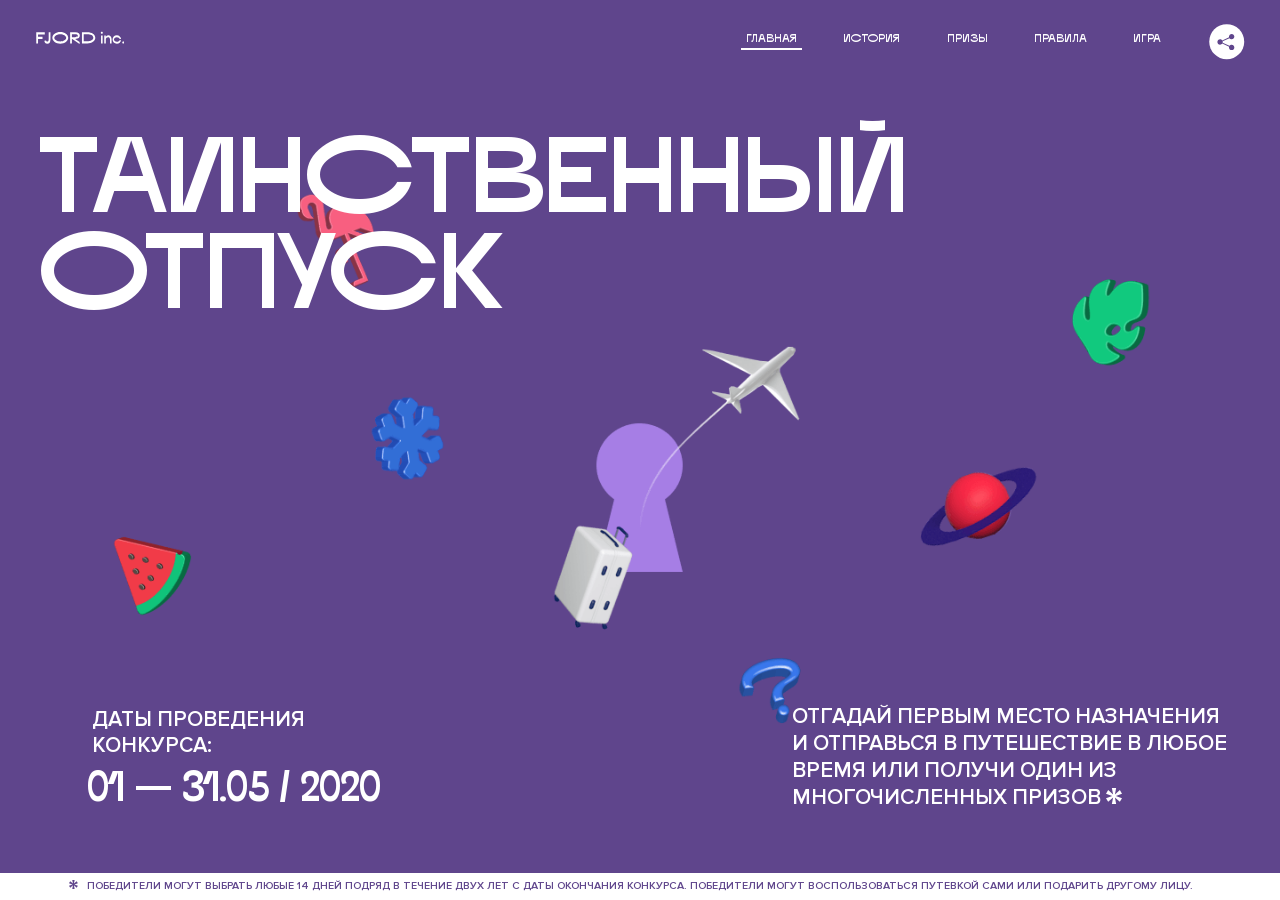
<file: 3/index.html>
<!DOCTYPE html>
<html lang="ru">
<head>
  <meta charset="UTF-8">
  <meta name="description" content="">
  <meta name="viewport" content="width=device-width, initial-scale=1.0">
  <meta http-equiv="X-UA-Compatible" content="ie=edge">
  <title>Mysterious Vacation</title>
  <link rel="stylesheet" href="css/style.min.css">
<link href="css/style.min.css" rel="stylesheet">  <base href="https://htmlacademy-animation.github.io/174807-magic-vacation-1/3/">
</head>
<body>
  <header class="page-header js-header">
    <div class="page-header__wrapper">
      <a href="#" class="page-header__logo" aria-label="Перейти на страницу FJORD.Inc">
        <svg width="100" height="15" viewBox="0 0 100 15" fill="none" xmlns="http://www.w3.org/2000/svg">
          <path d="M0.26 1.4V14H2.276V8.906H7.334V6.44H2.276V3.848H9.872V1.4H0.26ZM12.733 14.36C15.127 14.36 16.243 12.65 16.243 9.5V1.4H14.263V8.96C14.263 11.21 13.723 11.876 12.733 11.876C11.833 11.876 11.473 11.3 11.347 10.58L9.36702 10.94C9.63702 13.046 10.663 14.36 12.733 14.36ZM18.3918 7.7C18.3918 11.372 22.3878 14.36 27.3198 14.36C32.2518 14.36 36.2478 11.372 36.2478 7.7C36.2478 4.028 32.2518 1.04 27.3198 1.04C22.3878 1.04 18.3918 4.028 18.3918 7.7ZM20.6058 7.7C20.6058 5.378 23.6118 3.524 27.3198 3.524C30.9918 3.524 33.9798 5.378 33.9798 7.7C33.9798 10.004 30.9918 11.858 27.3198 11.858C23.6118 11.858 20.6058 10.004 20.6058 7.7ZM40.403 14V8.906H40.799L49.079 14.702V12.38L44.039 8.906H44.201C47.999 8.906 49.277 7.304 49.277 5.162C49.277 3.092 47.999 1.4 44.201 1.4H38.387V14H40.403ZM43.535 3.722C45.785 3.722 47.045 4.136 47.045 5.432C47.045 6.764 45.785 7.034 43.535 7.034H40.403V3.722H43.535ZM51.6936 1.382V14H57.8676C62.7456 14 66.7236 11.534 66.7236 7.7C66.7236 3.848 62.7456 1.382 57.8676 1.382H51.6936ZM53.7096 11.624V3.722H57.5436C61.5396 3.722 64.4916 5.018 64.4916 7.7C64.4916 10.238 61.5396 11.624 57.5436 11.624H53.7096ZM73.1832 14.018H74.9832V5H73.1832V14.018ZM72.9132 1.976C72.9132 2.57 73.3992 3.092 74.0832 3.092C74.7492 3.092 75.2352 2.57 75.2352 1.976C75.2352 1.382 74.7672 0.805999 74.0832 0.805999C73.3812 0.805999 72.9132 1.382 72.9132 1.976ZM76.7867 14H78.5687V9.104C78.7487 8.006 79.5947 6.962 81.0887 6.962C82.1147 6.962 83.2667 7.448 83.2667 9.554V14H85.0487V9.014C85.0487 6.152 83.2307 4.73 81.3587 4.73C79.9187 4.73 79.0727 5.558 78.5687 6.854V5H76.7867V14ZM90.9898 14.27C93.5098 14.27 95.3818 12.506 95.7238 10.328H94.0498C93.7258 11.3 92.6998 12.02 90.9898 12.02C88.8478 12.02 87.7678 10.922 87.7678 9.59C87.7678 8.24 88.8478 6.962 90.9898 6.962C92.7538 6.962 93.7978 7.844 94.0858 8.924H95.7418C95.4358 6.71 93.6178 4.73 90.9898 4.73C88.0918 4.73 86.1298 7.124 86.1298 9.59C86.1298 12.074 88.1278 14.27 90.9898 14.27ZM97.0693 12.938C97.0693 13.658 97.5553 14.144 98.2753 14.144C98.9953 14.144 99.4813 13.658 99.4813 12.938C99.4813 12.2 98.9953 11.714 98.2753 11.714C97.5553 11.714 97.0693 12.2 97.0693 12.938Z" fill="currentColor"></path>
        </svg>
      </a>
      <button class="page-header__toggler js-menu-toggler" type="button" aria-label="Управление мобильным меню"><span>Меню</span></button>
      <nav class="page-header__nav">
        <div class="page-header__menu js-menu" id="menu">
          <ul>
            <li>
              <a class="js-menu-link active" href="#top" data-href="top">главная</a>
            </li>
            <li>
              <a class="js-menu-link" href="#story" data-href="story">история</a>
            </li>
            <li>
              <a class="js-menu-link" href="#prizes" data-href="prizes">призы</a>
            </li>
            <li>
              <a class="js-menu-link" href="#rules" data-href="rules">правила</a>
            </li>
            <li>
              <a class="js-menu-link" href="#game" data-href="game">игра</a>
            </li>
          </ul>
        </div>
        <div class="page-header__social">
          <div class="social-block js-social-block">
            <button class="social-block__toggler" aria-label="Управлять блоком с социальными кнопками">
              <svg width="26" height="22" viewBox="0 0 27 22" fill="none" xmlns="http://www.w3.org/2000/svg">
                <path d="M19.6721 7.43664C21.6273 7.43664 23.213 5.85095 23.213 3.89566C23.213 1.94037 21.6273 0.354675 19.6721 0.354675C17.7168 0.354675 16.1311 1.94037 16.1311 3.89566C16.1311 4.19968 16.1728 4.49178 16.2458 4.77345L7.21751 8.95527C6.57519 8.05214 5.52303 7.46049 4.33078 7.46049C2.37549 7.46049 0.789795 9.04618 0.789795 11.0015C0.789795 12.9568 2.37549 14.5425 4.33078 14.5425C5.52303 14.5425 6.57668 13.9508 7.21751 13.0477L16.2458 17.2295C16.1743 17.5112 16.1311 17.8033 16.1311 18.1073C16.1311 20.0626 17.7168 21.6483 19.6721 21.6483C21.6273 21.6483 23.213 20.0626 23.213 18.1073C23.213 16.152 21.6273 14.5663 19.6721 14.5663C18.4798 14.5663 17.4262 15.158 16.7853 16.0611L7.75701 11.8793C7.82854 11.5976 7.87176 11.3055 7.87176 11.0015C7.87176 10.6974 7.83003 10.4053 7.75701 10.1237L16.7853 5.94186C17.4262 6.84499 18.4783 7.43664 19.6721 7.43664Z" fill="currentColor"></path>
              </svg>
            </button>
            <ul class="social-block__list">
              <li>
                <a class="social-block__link social-block__link--fb" href="#" aria-label="Мы на Facebook">
                  <svg width="8" height="17" viewBox="0 0 8 17" fill="none" xmlns="http://www.w3.org/2000/svg">
                    <path d="M4.24646 16.9899H1.09275L1.05793 8.49828H0V5.30707H1.05793V3.81124C1.05793 1.42084 2.57654 0 5.21735 0H7.41758V3.18585H5.30841C4.28262 3.18585 4.2478 3.48582 4.2478 4.24914V5.30707H7.42964L7.16716 8.49828H4.2478V16.9899H4.24646Z" fill="currentColor"></path>
                  </svg>
                </a>
              </li>
              <li>
                <a class="social-block__link social-block__link--insta" href="#" aria-label="Мы в Instagram">
                  <svg width="15" height="15" viewBox="0 0 15 15" fill="none" xmlns="http://www.w3.org/2000/svg">
                    <path d="M11.0197 0H4.19806C2.14246 0 0.471191 1.66993 0.471191 3.72285V10.5499C0.471191 12.6082 2.14112 14.2727 4.19806 14.2727H11.0197C13.0753 14.2727 14.7466 12.6082 14.7466 10.5499V3.72285C14.7466 1.67127 13.0753 0 11.0197 0ZM11.0197 12.4849H4.19806C3.13076 12.4849 2.26432 11.6158 2.26432 10.5512V3.72419C2.26432 2.65956 3.13076 1.79715 4.19806 1.79715H11.0197C12.087 1.79715 12.9535 2.6609 12.9535 3.72419V10.5512C12.9535 11.6145 12.087 12.4849 11.0197 12.4849Z" fill="currentColor"></path>
                    <path d="M7.60887 3.11084C5.38989 3.11084 3.58203 4.9187 3.58203 7.14036C3.58203 9.35532 5.38989 11.1645 7.60887 11.1645C9.83053 11.1645 11.6357 9.35666 11.6357 7.14036C11.6357 4.9187 9.83053 3.11084 7.60887 3.11084ZM7.60887 9.36871C6.37551 9.36871 5.37784 8.37372 5.37784 7.14036C5.37784 5.90699 6.37551 4.90665 7.60887 4.90665C8.83822 4.90665 9.84259 5.90833 9.84259 7.14036C9.84392 8.37238 8.83822 9.36871 7.60887 9.36871Z" fill="currentColor"></path>
                    <path d="M11.3573 2.35962C10.8256 2.35962 10.3931 2.79752 10.3931 3.32381C10.3931 3.85546 10.8256 4.29336 11.3573 4.29336C11.8862 4.29336 12.3215 3.85546 12.3215 3.32381C12.3215 2.79752 11.8862 2.35962 11.3573 2.35962Z" fill="currentColor"></path>
                  </svg>
                </a>
              </li>
              <li>
                <a class="social-block__link social-block__link--vk" href="#" aria-label="Мы ВКонтакте">
                  <svg width="17" height="10" viewBox="0 0 17 10" fill="none" xmlns="http://www.w3.org/2000/svg">
                    <path d="M14.1234 4.9002C14.1234 4.9002 16.3623 1.72708 16.5866 0.680242C16.6595 0.312285 16.4947 0.103188 16.1069 0.103188C16.1069 0.103188 14.8193 0.103188 14.168 0.103188C13.7235 0.103188 13.5587 0.293278 13.4235 0.579768C13.4235 0.579768 12.3724 2.82553 11.0969 4.24712C10.6861 4.70333 10.4781 4.84318 10.2511 4.84318C10.0646 4.84318 9.98625 4.6911 9.98625 4.27834V0.649016C9.98625 0.147997 9.92545 0.00135496 9.5066 0.00135496H6.39628C6.15578 0.00135496 6.0085 0.134417 6.0085 0.324506C6.0085 0.801084 6.73406 0.908351 6.73406 2.20231V4.87305C6.73406 5.40529 6.70569 5.61575 6.45303 5.61575C5.78016 5.61575 4.19528 3.30618 3.30623 0.678887C3.12923 0.145282 2.93737 0 2.43475 0H0.486409C0.205373 0 0 0.190085 0 0.476576C0 0.991172 0.60666 3.40801 2.99277 6.64358C4.59927 8.8201 6.70569 10 8.60269 10C9.76196 10 10.0416 9.80312 10.0416 9.31432V7.63883C10.0416 7.22607 10.2065 7.04956 10.4429 7.04956C10.7078 7.04956 11.1847 7.13238 12.2805 8.22268C13.5843 9.47862 13.6762 10 14.3896 10H16.5676C16.7919 10 17 9.89273 17 9.52342C17 9.02919 16.3623 8.15343 15.384 7.10659C14.9801 6.56755 14.3302 5.98914 14.1248 5.72301C13.8275 5.40801 13.9154 5.23014 14.1234 4.9002Z" fill="currentColor"></path>
                  </svg>
                </a>
              </li>
            </ul>
          </div>
        </div>
      </nav>
    </div>
  </header>

  <main class="page-content">
    <section class="fullpage-overlay"></section>
    <section class="animation-screen"></section>
    <section class="screen screen--hidden screen--intro js-scrollspy" id="top">
      <div class="screen__wrapper">
        <div class="intro">
          <h1 class="intro__title">Таинственный отпуск</h1>
          <div class="intro__content">
            <div class="intro__info">
              <p class="intro__label">Даты проведения конкурса:</p>
              <p class="intro__date">01 — 31.05 / 2020</p>
            </div>
            <div class="intro__message">
              <p>
                Отгадай первым место назначения и&nbsp;отправься в&nbsp;путешествие в&nbsp;любое время или получи один из многочисленных призов
                <svg width="16" height="16" viewBox="0 0 10 10" fill="none" xmlns="http://www.w3.org/2000/svg">
                  <path d="M0 6.35337L3.90271 4.99012L0 3.64663L1.34615 1.32374L4.44287 4.01073L3.67364 0H6.34615L5.57692 4.01073L8.65385 1.32374L10 3.64663L6.13405 4.99012L10 6.35337L8.65385 8.65651L5.57692 5.98927L6.34615 10H3.67364L4.44287 5.96952L1.34615 8.65651L0 6.35337Z" fill="currentColor"></path>
                </svg>
              </p>
            </div>
          </div>
        </div>
      </div>
      <div class="screen__footer js-footer">
        <button class="screen__footer-enlarge js-footer-toggler" type="button" aria-label="Показать сообщение">
          <svg width="10" height="10" viewBox="0 0 10 10" fill="none" xmlns="http://www.w3.org/2000/svg">
            <path d="M0 6.35337L3.90271 4.99012L0 3.64663L1.34615 1.32374L4.44287 4.01073L3.67364 0H6.34615L5.57692 4.01073L8.65385 1.32374L10 3.64663L6.13405 4.99012L10 6.35337L8.65385 8.65651L5.57692 5.98927L6.34615 10H3.67364L4.44287 5.96952L1.34615 8.65651L0 6.35337Z" fill="currentColor"></path>
          </svg>
        </button>
        <button class="screen__footer-collapse js-footer-toggler" type="button" aria-label="Скрыть сообщение">
          <svg width="13" height="13" viewBox="0 0 13 13" fill="none" xmlns="http://www.w3.org/2000/svg">
            <line x1="12.3536" y1="0.353553" x2="0.738349" y2="11.9688" stroke="currentColor"></line>
            <line x1="0.738319" y1="0.539925" x2="12.3535" y2="12.1551" stroke="currentColor"></line>
          </svg>
        </button>
        <div class="screen__footer-wrapper">
          <div class="screen__footer-announce">
            <p class="screen__footer-label">Даты проведения конкурса:</p>
            <p class="screen__footer-date">01 — 31.05 / 2020</p>
          </div>
          <div class="screen__footer-note">
            <p>
              <svg width="10" height="10" viewBox="0 0 10 10" fill="none" xmlns="http://www.w3.org/2000/svg">
                <path d="M0 6.35337L3.90271 4.99012L0 3.64663L1.34615 1.32374L4.44287 4.01073L3.67364 0H6.34615L5.57692 4.01073L8.65385 1.32374L10 3.64663L6.13405 4.99012L10 6.35337L8.65385 8.65651L5.57692 5.98927L6.34615 10H3.67364L4.44287 5.96952L1.34615 8.65651L0 6.35337Z" fill="currentColor"></path>
              </svg>
              <span>Победители могут выбрать любые 14 дней подряд в&nbsp;течение двух лет с&nbsp;даты окончания конкурса. Победители могут воспользоваться путевкой сами или подарить другому лицу.</span>
            </p>
          </div>
        </div>
      </div>
    </section>

    <section class="screen screen--hidden screen--story js-scrollspy" id="story">

      <div class="slider swiper-container js-slider">

        <div class="swiper-wrapper">

          <div class="slider__item swiper-slide">
            <h2 class="slider__item-title">История</h2>
            <p class="slider__item-text">Джеймс Таргет был основателем компании &laquo;Fjord Inc.&raquo;. С&nbsp;1965 года &laquo;Fjord Inc.&raquo; прославилась надёжными и&nbsp;удобными чемоданами и&nbsp;аксессуарами для туристов.</p>
          </div>

          <div class="slider__item swiper-slide">
            <p class="slider__item-text">Когда Джеймсу было 7&nbsp;лет, в&nbsp;их&nbsp;доме гостил дядюшка и&nbsp;развлекал детей рассказами о&nbsp;своей поездке в&nbsp;место, показавшееся малышу Таргету невероятным. Тогда Джеймс решил, что однажды посетит его, но&nbsp;не&nbsp;будет рассказывать о&nbsp;мечте, пока не&nbsp;осуществит.</p>
          </div>

          <div class="slider__item swiper-slide">
            <p class="slider__item-text">Джеймс Таргет стал увлеченным путешественником. Он&nbsp;посетил 5&nbsp;континентов, 126&nbsp;стран.</p>
          </div>

          <div class="slider__item swiper-slide">
            <p class="slider__item-text">Он&nbsp;сплавлялся по&nbsp;Амазонке и&nbsp;погружался в&nbsp;пещеры Франции, медитировал в&nbsp;горах Тибета и&nbsp;пожимал руку вождя племени Акугауа.</p>
          </div>

          <div class="slider__item swiper-slide">
            <p class="slider__item-text">Из&nbsp;своих поездок Джеймс Таргет привозил идеи, как сделать свои чемоданы &laquo;Fjord Inc.&raquo; удобными и&nbsp;приспособленными к&nbsp;разным дорожным условиям.</p>
          </div>

          <div class="slider__item swiper-slide">
            <p class="slider__item-text">Всё это время Джеймс не&nbsp;оставлял идею поездки своей мечты. Однако, как только он&nbsp;брался за&nbsp;планирование, возникали препятствия, не&nbsp;позволяющие отправиться туда.</p>
          </div>

          <div class="slider__item swiper-slide">
            <p class="slider__item-text">В&nbsp;возрасте 67&nbsp;лет Джеймс Таргет попал под лавину и&nbsp;погиб. В&nbsp;своём завещании он&nbsp;поручил отправить в&nbsp;заветное путешествие трёх смельчаков, единых с&nbsp;ним духом.</p>
          </div>

          <div class="slider__item swiper-slide">
            <p class="slider__item-text">Тех, кто сможет узнать таинственное место, задавая вопросы специально обученному ИИ&nbsp;&laquo;Соне&raquo;, ждет фантастическое путешествие.</p>
          </div>
        </div>
        <div class="slider__controls">
          <button class="slider__control slider__control--prev js-control-prev" type="button" aria-label="Показать предыдущую историю">
            <svg width="12" height="22" viewBox="0 0 12 22" fill="none" xmlns="http://www.w3.org/2000/svg">
              <path d="M11 1L1 11L11 21" stroke="currentColor" stroke-width="2" stroke-linejoin="round"></path>
            </svg>
          </button>
          <button class="slider__control slider__control--next js-control-next" type="button" aria-label="Показать следующую историю">
            <svg width="12" height="22" viewBox="0 0 12 22" fill="none" xmlns="http://www.w3.org/2000/svg">
              <path d="M1 1L11 11L1 21" stroke="currentColor" stroke-width="2" stroke-linejoin="round"></path>
            </svg>
          </button>
        </div>
        <div class="slider__pagination swiper-pagination"></div>
      </div>
    </section>

    <section class="screen screen--hidden screen--prizes js-scrollspy" id="prizes">
      <div class="screen__wrapper">
        <div class="prizes">
          <h2 class="prizes__title">ПРизы</h2>
          <div class="prizes__lead">
            <p>Найди ответ и&nbsp;получи один из&nbsp;призов:</p>
          </div>
          <ul class="prizes__list">
            <li class="prizes__item prizes__item--journeys">
              <div class="prizes__icon">
                <picture>
                  <source srcset="img/prize1-mob.svg" media="(orientation: portrait)">
                  <img src="img/prize1.svg" alt="">
                </picture>
              </div>
              <p class="prizes__desc">
                <b>3</b>
                <span>загадочных путешествия</span>
              </p>
            </li>
            <li class="prizes__item prizes__item--cases">
              <div class="prizes__icon">
                <picture>
                  <source srcset="img/prize2-mob.svg" media="(orientation: portrait)">
                  <img src="img/prize2.svg" alt="">
                </picture>
              </div>
              <p class="prizes__desc">
                <b>7</b>
                <span>надежных чемоданов</span>
              </p>
            </li>
            <li class="prizes__item prizes__item--codes">
              <div class="prizes__icon">
                <picture>
                  <source srcset="img/prize3-mob.svg" media="(orientation: portrait)">
                  <img src="img/prize3.svg" alt="">
                </picture>
              </div>
              <p class="prizes__desc">
                <b>900</b>
                <span>
                  промокодов на&nbsp;скидку 15%
                  <svg width="10" height="10" viewBox="0 0 10 10" fill="none" xmlns="http://www.w3.org/2000/svg">
                    <path d="M0 6.35337L3.90271 4.99012L0 3.64663L1.34615 1.32374L4.44287 4.01073L3.67364 0H6.34615L5.57692 4.01073L8.65385 1.32374L10 3.64663L6.13405 4.99012L10 6.35337L8.65385 8.65651L5.57692 5.98927L6.34615 10H3.67364L4.44287 5.96952L1.34615 8.65651L0 6.35337Z" fill="currentColor"></path>
                  </svg>
                </span>
              </p>
            </li>
          </ul>
        </div>
      </div>
      <div class="screen__footer js-footer">
        <button class="screen__footer-enlarge js-footer-toggler" type="button" aria-label="Показать сообщение">
          <svg width="10" height="10" viewBox="0 0 10 10" fill="none" xmlns="http://www.w3.org/2000/svg">
            <path d="M0 6.35337L3.90271 4.99012L0 3.64663L1.34615 1.32374L4.44287 4.01073L3.67364 0H6.34615L5.57692 4.01073L8.65385 1.32374L10 3.64663L6.13405 4.99012L10 6.35337L8.65385 8.65651L5.57692 5.98927L6.34615 10H3.67364L4.44287 5.96952L1.34615 8.65651L0 6.35337Z" fill="currentColor"></path>
          </svg>
        </button>
        <button class="screen__footer-collapse js-footer-toggler" type="button" aria-label="Скрыть сообщение">
          <svg width="13" height="13" viewBox="0 0 13 13" fill="none" xmlns="http://www.w3.org/2000/svg">
            <line x1="12.3536" y1="0.353553" x2="0.738349" y2="11.9688" stroke="currentColor"></line>
            <line x1="0.738319" y1="0.539925" x2="12.3535" y2="12.1551" stroke="currentColor"></line>
          </svg>
        </button>
        <div class="screen__footer-wrapper">
          <div class="screen__footer-announce">
            <p class="screen__footer-label">Даты проведения конкурса:</p>
            <p class="screen__footer-date">01 — 31.05 / 2020</p>
          </div>
          <div class="screen__footer-note">
            <p>
              <svg width="10" height="10" viewBox="0 0 10 10" fill="none" xmlns="http://www.w3.org/2000/svg">
                <path d="M0 6.35337L3.90271 4.99012L0 3.64663L1.34615 1.32374L4.44287 4.01073L3.67364 0H6.34615L5.57692 4.01073L8.65385 1.32374L10 3.64663L6.13405 4.99012L10 6.35337L8.65385 8.65651L5.57692 5.98927L6.34615 10H3.67364L4.44287 5.96952L1.34615 8.65651L0 6.35337Z" fill="currentColor"></path>
              </svg>
              <span>Скидка&nbsp;15% на&nbsp;единоразовое приобретение путёвки с&nbsp;1&nbsp;июня 2020 по&nbsp;31&nbsp;мая 2022&nbsp;года. Суммируется с&nbsp;другими акциями</span>
            </p>
          </div>
        </div>
      </div>
    </section>

    <section class="screen screen--hidden screen--rules js-scrollspy" id="rules">
      <div class="screen__wrapper">
        <div class="rules">
          <h2 class="rules__title">Правила</h2>
          <div class="rules__lead">
            <p>Для того чтобы получить наследство Джеймса Таргета, тебе нужно выведать у&nbsp;&laquo;Сони&raquo;, куда предстоит отправиться тебе в&nbsp;случае победы</p>
          </div>
          <ol class="rules__list">
            <li class="rules__item">
              <p>Тебе отводится <br>5&nbsp;минут</p>
            </li>
            <li class="rules__item">
              <p>Задавай любые вопросы в&nbsp;текстовом поле</p>
            </li>
            <li class="rules__item">
              <p>Нажимай кнопку &laquo;Узнать&raquo;, чтобы получить ответ</p>
            </li>
            <li class="rules__item">
              <p>&laquo;Соня&raquo; может отвечать только&nbsp;Да или Нет</p>
            </li>
          </ol>
          <a href="#game" class="rules__link btn">Погнали!</a>
        </div>
      </div>
      <div class="screen__disclaimer">
        <div class="disclaimer">
          <ul>
            <li>
              <a href="#">Правовая информация</a>
            </li>
            <li>
              <a href="#">Подробные правила</a>
            </li>
          </ul>
        </div>
      </div>
    </section>

    <section class="screen screen--hidden screen--game js-scrollspy" id="game">
      <div class="screen__wrapper">
        <div class="game">
          <div class="game__header">
            <h2 class="game__title">Игра</h2>
            <div class="game__counter">
              <span>05</span>:<span>00</span>
            </div>
          </div>
          <div class="game__body">
            <div class="chat">
              <div class="chat__body js-chat">
                <ul class="chat__list" id="messages"></ul>
              </div>
              <div class="chat__footer">
                <form action="#" method="post" class="form" id="message-form">
                  <label for="message-field" class="visually-hidden">Поле для ввода вопроса</label>
                  <input type="text" class="form__field" id="message-field">
                  <button class="form__button btn">
                    Узнать
                    <svg width="18" height="19" viewBox="0 0 18 19" fill="none" xmlns="http://www.w3.org/2000/svg">
                      <path stroke="currentColor" stroke-width="2" d="M9 19V1"></path>
                      <path d="M1 9l8-8 8 8" stroke="currentColor" stroke-width="2" stroke-linejoin="round"></path>
                    </svg>
                  </button>
                </form>
              </div>
            </div>
          </div>
          <!-- временные кнопки для показа результата -->
          <div class="game__buttons">
            <button class="game__button btn js-show-result" type="button" data-target="result">Положительный результат</button>
            <button class="game__button btn js-show-result" type="button" data-target="result2">Положительный результат - 2</button>
            <button class="game__button btn js-show-result" type="button" data-target="result3">Отрицательный результат</button>
          </div>
        </div>
      </div>
    </section>

    <section class="screen screen--hidden screen--result" id="result">
      <div class="screen__wrapper">
        <div class="result result--trip">
          <div class="result__image">
            <picture>
              <source srcset="img/result1-mob.png 1x, img/result1-mob@2x.png 2x" media="(max-width: 768px) and (orientation: portrait)">
              <img src="img/result1.png" srcset="img/result1@2x.png 2x" alt="">
            </picture>
          </div>
          <h2 class="result__title">
            <span class="visually-hidden">ПОбеда!</span>
            <svg xmlns="http://www.w3.org/2000/svg" viewBox="0 0 568.85 109.24">
              <path d="M16,24.44V92H2.6V8H75V92H61.52V24.44H16Z" transform="translate(-2.1 -1.5)" fill="none" stroke="currentColor"></path>
              <path d="M148.76,5.6c32.88,0,59.52,19.92,59.52,44.4s-26.64,44.4-59.52,44.4S89.24,74.48,89.24,50,115.88,5.6,148.76,5.6Zm0,72.12c24.48,0,44.4-12.36,44.4-27.72s-19.92-27.84-44.4-27.84C124,22.16,104,34.52,104,50S124,77.72,148.76,77.72Z" transform="translate(-2.1 -1.5)" fill="none" stroke="currentColor"></path>
              <path d="M287.36,8V24.44H236v14.4h25.32c25.44,0,34,11.16,34,26.52,0,15.6-8.52,26.64-34,26.64H222.56V8h64.8ZM256.88,76.52c15.12,0,23.52-2,23.52-11.52S272,54.44,256.88,54.44H236V76.52h20.88Z" transform="translate(-2.1 -1.5)" fill="none" stroke="currentColor"></path>
              <path d="M371.47,8V24.44H320.84V41.6h33.6V58h-33.6V75.56h50.64V92H307.4V8h64.08Z" transform="translate(-2.1 -1.5)" fill="none" stroke="currentColor"></path>
              <path d="M382.39,110.24V75.56h7.44c4.56-4.68,7.8-18.36,8.76-56L399,8h48.6V75.56h10v34.68H442.87V92H397v18.24H382.39Zm51.72-34.68V24.44H411.55v3.12c-0.48,22.44-3.24,37.68-7.2,48h29.76Z" transform="translate(-2.1 -1.5)" fill="none" stroke="currentColor"></path>
              <path d="M463.75,92l28-84h27.12l28.08,84H533.47l-7.8-23.52h-37.8L480.07,92H463.75Zm56.64-40L507,11.84,493.51,52h26.88Z" transform="translate(-2.1 -1.5)" fill="none" stroke="currentColor"></path>
              <path d="M554.12,70.4L555.55,2H569l1.44,68.4H554.12Zm8.28,6.36c4.8,0,8,3.24,8,8.16a8,8,0,1,1-16.08,0C554.35,80,557.59,76.76,562.39,76.76Z" transform="translate(-2.1 -1.5)" fill="none" stroke="currentColor"></path>
            </svg>
          </h2>
          <div class="result__text">
            <p>ты&nbsp;отправляешься в&nbsp;Арктику!</p>
          </div>
          <div class="result__form">
            <form action="#" method="post" class="form form--result">
              <label for="email-field" class="form__label">зарегистрируй результат</label>
              <input type="email" class="form__field" id="email-field" placeholder="e-mail для регистации результата и получения приза" required="">
              <button class="form__button btn">
                отправить
                <svg width="18" height="19" viewBox="0 0 18 19" fill="none" xmlns="http://www.w3.org/2000/svg">
                  <path stroke="currentColor" stroke-width="2" d="M9 19V1"></path>
                  <path d="M1 9l8-8 8 8" stroke="currentColor" stroke-width="2" stroke-linejoin="round"></path>
                </svg>
              </button>
            </form>
          </div>
        </div>
      </div>
    </section>

    <section class="screen screen--hidden screen--result" id="result2">
      <div class="screen__wrapper">
        <div class="result result--prize">
          <div class="result__image">
            <picture>
              <source srcset="img/result2-mob.png 1x, img/result2-mob@2x.png 2x" media="(max-width: 768px) and (orientation: portrait)">
              <img src="img/result2.png" srcset="img/result2@2x.png 2x" alt="">
            </picture>
          </div>
          <h2 class="result__title">
            <span class="visually-hidden">ПОбеда!</span>
            <svg xmlns="http://www.w3.org/2000/svg" viewBox="0 0 568.85 109.24">
              <path d="M16,24.44V92H2.6V8H75V92H61.52V24.44H16Z" transform="translate(-2.1 -1.5)" fill="none" stroke="currentColor"></path>
              <path d="M148.76,5.6c32.88,0,59.52,19.92,59.52,44.4s-26.64,44.4-59.52,44.4S89.24,74.48,89.24,50,115.88,5.6,148.76,5.6Zm0,72.12c24.48,0,44.4-12.36,44.4-27.72s-19.92-27.84-44.4-27.84C124,22.16,104,34.52,104,50S124,77.72,148.76,77.72Z" transform="translate(-2.1 -1.5)" fill="none" stroke="currentColor"></path>
              <path d="M287.36,8V24.44H236v14.4h25.32c25.44,0,34,11.16,34,26.52,0,15.6-8.52,26.64-34,26.64H222.56V8h64.8ZM256.88,76.52c15.12,0,23.52-2,23.52-11.52S272,54.44,256.88,54.44H236V76.52h20.88Z" transform="translate(-2.1 -1.5)" fill="none" stroke="currentColor"></path>
              <path d="M371.47,8V24.44H320.84V41.6h33.6V58h-33.6V75.56h50.64V92H307.4V8h64.08Z" transform="translate(-2.1 -1.5)" fill="none" stroke="currentColor"></path>
              <path d="M382.39,110.24V75.56h7.44c4.56-4.68,7.8-18.36,8.76-56L399,8h48.6V75.56h10v34.68H442.87V92H397v18.24H382.39Zm51.72-34.68V24.44H411.55v3.12c-0.48,22.44-3.24,37.68-7.2,48h29.76Z" transform="translate(-2.1 -1.5)" fill="none" stroke="currentColor"></path>
              <path d="M463.75,92l28-84h27.12l28.08,84H533.47l-7.8-23.52h-37.8L480.07,92H463.75Zm56.64-40L507,11.84,493.51,52h26.88Z" transform="translate(-2.1 -1.5)" fill="none" stroke="currentColor"></path>
              <path d="M554.12,70.4L555.55,2H569l1.44,68.4H554.12Zm8.28,6.36c4.8,0,8,3.24,8,8.16a8,8,0,1,1-16.08,0C554.35,80,557.59,76.76,562.39,76.76Z" transform="translate(-2.1 -1.5)" fill="none" stroke="currentColor"></path>
            </svg>
          </h2>
          <div class="result__text">
            <p>чемодан &laquo;Fjord&nbsp;Inc.&raquo;&nbsp;твой</p>
          </div>
          <div class="result__form">
            <form action="#" method="post" class="form form--result">
              <label for="email-field2" class="form__label">зарегистрируй результат</label>
              <input type="email" class="form__field" id="email-field2" placeholder="e-mail для регистации результата и получения приза" required="">
              <button class="form__button btn">
                отправить
                <svg width="18" height="19" viewBox="0 0 18 19" fill="none" xmlns="http://www.w3.org/2000/svg">
                  <path stroke="currentColor" stroke-width="2" d="M9 19V1"></path>
                  <path d="M1 9l8-8 8 8" stroke="currentColor" stroke-width="2" stroke-linejoin="round"></path>
                </svg>
              </button>
            </form>
          </div>
        </div>
      </div>
    </section>

    <section class="screen screen--hidden screen--result" id="result3">
      <div class="screen__wrapper">
        <div class="result result--negative">
          <div class="result__image">
            <picture>
              <source srcset="img/result3-mob.png 1x, img/result3-mob@2x.png 2x" media="(max-width: 768px) and (orientation: portrait)">
              <img src="img/result3.png" srcset="img/result3@2x.png 2x" alt="">
            </picture>
          </div>
          <h2 class="result__title">
            <span class="visually-hidden">Не угадал!</span>
            <svg xmlns="http://www.w3.org/2000/svg" viewBox="0 0 660.77 109.24">
              <path d="M2.66,92V8H16.1V42.2H53.3V8H66.74V92H53.3V58.64H16.1V92H2.66Z" transform="translate(-2.16 -1.5)" fill="none" stroke="currentColor"></path>
              <path d="M147.62,8V24.44H97V41.6h33.6V58H97V75.56h50.64V92H83.54V8h64.08Z" transform="translate(-2.16 -1.5)" fill="none" stroke="currentColor"></path>
              <path d="M199.22,8l20.52,42.36L235.34,8h16.44l-31,84H204.38l9.48-25.92L185.78,8h13.44Z" transform="translate(-2.16 -1.5)" fill="none" stroke="currentColor"></path>
              <path d="M273.74,24.44V92H260.3V8h50.16V24.44H273.74Z" transform="translate(-2.16 -1.5)" fill="none" stroke="currentColor"></path>
              <path d="M307.1,92l28-84h27.12l28.08,84H376.82L369,68.48h-37.8L323.42,92H307.1Zm56.64-40L350.3,11.84,336.86,52h26.88Z" transform="translate(-2.16 -1.5)" fill="none" stroke="currentColor"></path>
              <path d="M396.38,110.24V75.56h7.44c4.56-4.68,7.8-18.36,8.76-56L412.94,8h48.6V75.56h10v34.68H456.86V92H411v18.24H396.38ZM448.1,75.56V24.44H425.54v3.12c-0.48,22.44-3.24,37.68-7.2,48H448.1Z" transform="translate(-2.16 -1.5)" fill="none" stroke="currentColor"></path>
              <path d="M477.74,92l28-84h27.12L560.9,92H547.46l-7.8-23.52h-37.8L494.06,92H477.74Zm56.64-40-13.44-40.2L507.5,52h26.88Z" transform="translate(-2.16 -1.5)" fill="none" stroke="currentColor"></path>
              <path d="M568.7,76.88a13.77,13.77,0,0,0,5,1c6.6,0,10.44-6.24,12-58.32L586.22,8h46.2V92H619V24.44H598.82l-0.12,3.12C597.14,81,589,94.4,573.74,94.4a28.55,28.55,0,0,1-6.72-.84Z" transform="translate(-2.16 -1.5)" fill="none" stroke="currentColor"></path>
              <path d="M646.1,70.4L647.54,2H661l1.44,68.4H646.1Zm8.28,6.36c4.8,0,8,3.24,8,8.16a8,8,0,0,1-16.08,0C646.34,80,649.58,76.76,654.38,76.76Z" transform="translate(-2.16 -1.5)" fill="none" stroke="currentColor"></path>
            </svg>
          </h2>
          <button class="result__button js-play" type="button">
            не сдавайся!
            <span>
              <svg width="27" height="22" viewBox="0 0 27 22" fill="none" xmlns="http://www.w3.org/2000/svg">
                <path d="M10.6899 1.47998C5.42992 1.47998 1.16992 5.73998 1.16992 11C1.16992 16.26 5.42992 20.52 10.6899 20.52C15.9499 20.52 20.2099 16.26 20.2099 11V7.13998" stroke="currentColor" stroke-width="2" stroke-miterlimit="10"></path>
                <path d="M15.1099 12.5099L20.1499 7.13989L25.3099 12.6299" stroke="currentColor" stroke-width="2" stroke-miterlimit="10" stroke-linejoin="round"></path>
              </svg>
            </span>
          </button>
        </div>
      </div>
    </section>
  </main>
<script src="js/script.js"></script></body>
</html>
</file>
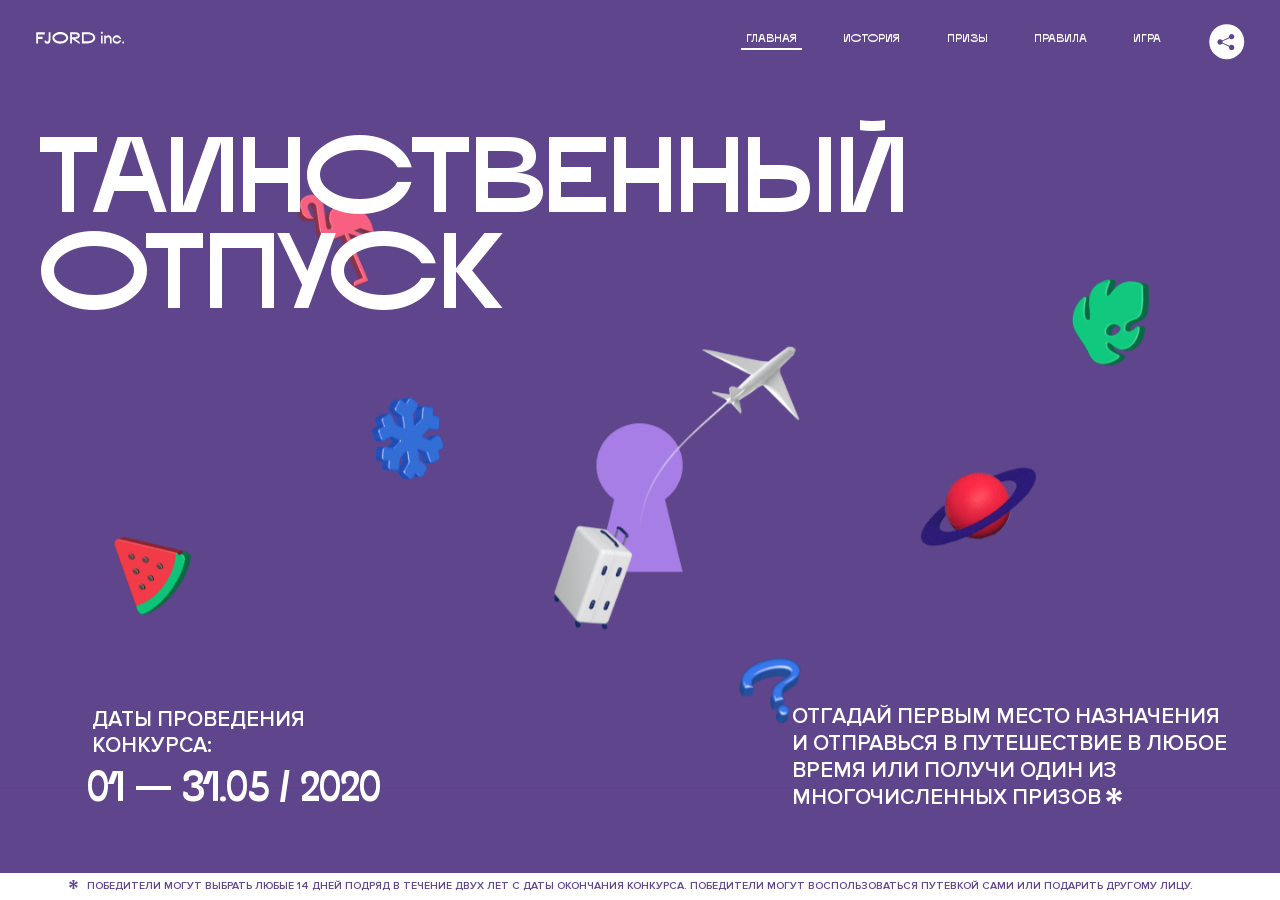
<file: 4/index.html>
<!DOCTYPE html>
<html lang="ru">
<head>
  <meta charset="UTF-8">
  <meta name="description" content="">
  <meta name="viewport" content="width=device-width, initial-scale=1.0">
  <meta http-equiv="X-UA-Compatible" content="ie=edge">
  <title>Mysterious Vacation</title>
  <link rel="stylesheet" href="css/style.min.css">
<link href="css/style.min.css" rel="stylesheet">  <base href="https://htmlacademy-animation.github.io/174807-magic-vacation-1/4/">
</head>
<body>
  <header class="page-header js-header">
    <div class="page-header__wrapper">
      <a href="#" class="page-header__logo" aria-label="Перейти на страницу FJORD.Inc">
        <svg width="100" height="15" viewBox="0 0 100 15" fill="none" xmlns="http://www.w3.org/2000/svg">
          <path d="M0.26 1.4V14H2.276V8.906H7.334V6.44H2.276V3.848H9.872V1.4H0.26ZM12.733 14.36C15.127 14.36 16.243 12.65 16.243 9.5V1.4H14.263V8.96C14.263 11.21 13.723 11.876 12.733 11.876C11.833 11.876 11.473 11.3 11.347 10.58L9.36702 10.94C9.63702 13.046 10.663 14.36 12.733 14.36ZM18.3918 7.7C18.3918 11.372 22.3878 14.36 27.3198 14.36C32.2518 14.36 36.2478 11.372 36.2478 7.7C36.2478 4.028 32.2518 1.04 27.3198 1.04C22.3878 1.04 18.3918 4.028 18.3918 7.7ZM20.6058 7.7C20.6058 5.378 23.6118 3.524 27.3198 3.524C30.9918 3.524 33.9798 5.378 33.9798 7.7C33.9798 10.004 30.9918 11.858 27.3198 11.858C23.6118 11.858 20.6058 10.004 20.6058 7.7ZM40.403 14V8.906H40.799L49.079 14.702V12.38L44.039 8.906H44.201C47.999 8.906 49.277 7.304 49.277 5.162C49.277 3.092 47.999 1.4 44.201 1.4H38.387V14H40.403ZM43.535 3.722C45.785 3.722 47.045 4.136 47.045 5.432C47.045 6.764 45.785 7.034 43.535 7.034H40.403V3.722H43.535ZM51.6936 1.382V14H57.8676C62.7456 14 66.7236 11.534 66.7236 7.7C66.7236 3.848 62.7456 1.382 57.8676 1.382H51.6936ZM53.7096 11.624V3.722H57.5436C61.5396 3.722 64.4916 5.018 64.4916 7.7C64.4916 10.238 61.5396 11.624 57.5436 11.624H53.7096ZM73.1832 14.018H74.9832V5H73.1832V14.018ZM72.9132 1.976C72.9132 2.57 73.3992 3.092 74.0832 3.092C74.7492 3.092 75.2352 2.57 75.2352 1.976C75.2352 1.382 74.7672 0.805999 74.0832 0.805999C73.3812 0.805999 72.9132 1.382 72.9132 1.976ZM76.7867 14H78.5687V9.104C78.7487 8.006 79.5947 6.962 81.0887 6.962C82.1147 6.962 83.2667 7.448 83.2667 9.554V14H85.0487V9.014C85.0487 6.152 83.2307 4.73 81.3587 4.73C79.9187 4.73 79.0727 5.558 78.5687 6.854V5H76.7867V14ZM90.9898 14.27C93.5098 14.27 95.3818 12.506 95.7238 10.328H94.0498C93.7258 11.3 92.6998 12.02 90.9898 12.02C88.8478 12.02 87.7678 10.922 87.7678 9.59C87.7678 8.24 88.8478 6.962 90.9898 6.962C92.7538 6.962 93.7978 7.844 94.0858 8.924H95.7418C95.4358 6.71 93.6178 4.73 90.9898 4.73C88.0918 4.73 86.1298 7.124 86.1298 9.59C86.1298 12.074 88.1278 14.27 90.9898 14.27ZM97.0693 12.938C97.0693 13.658 97.5553 14.144 98.2753 14.144C98.9953 14.144 99.4813 13.658 99.4813 12.938C99.4813 12.2 98.9953 11.714 98.2753 11.714C97.5553 11.714 97.0693 12.2 97.0693 12.938Z" fill="currentColor"></path>
        </svg>
      </a>
      <button class="page-header__toggler js-menu-toggler" type="button" aria-label="Управление мобильным меню"><span>Меню</span></button>
      <nav class="page-header__nav">
        <div class="page-header__menu js-menu" id="menu">
          <ul>
            <li>
              <a class="js-menu-link active" href="#top" data-href="top">главная</a>
            </li>
            <li>
              <a class="js-menu-link" href="#story" data-href="story">история</a>
            </li>
            <li>
              <a class="js-menu-link" href="#prizes" data-href="prizes">призы</a>
            </li>
            <li>
              <a class="js-menu-link" href="#rules" data-href="rules">правила</a>
            </li>
            <li>
              <a class="js-menu-link" href="#game" data-href="game">игра</a>
            </li>
          </ul>
        </div>
        <div class="page-header__social">
          <div class="social-block js-social-block">
            <button class="social-block__toggler" aria-label="Управлять блоком с социальными кнопками">
              <svg width="26" height="22" viewBox="0 0 27 22" fill="none" xmlns="http://www.w3.org/2000/svg">
                <path d="M19.6721 7.43664C21.6273 7.43664 23.213 5.85095 23.213 3.89566C23.213 1.94037 21.6273 0.354675 19.6721 0.354675C17.7168 0.354675 16.1311 1.94037 16.1311 3.89566C16.1311 4.19968 16.1728 4.49178 16.2458 4.77345L7.21751 8.95527C6.57519 8.05214 5.52303 7.46049 4.33078 7.46049C2.37549 7.46049 0.789795 9.04618 0.789795 11.0015C0.789795 12.9568 2.37549 14.5425 4.33078 14.5425C5.52303 14.5425 6.57668 13.9508 7.21751 13.0477L16.2458 17.2295C16.1743 17.5112 16.1311 17.8033 16.1311 18.1073C16.1311 20.0626 17.7168 21.6483 19.6721 21.6483C21.6273 21.6483 23.213 20.0626 23.213 18.1073C23.213 16.152 21.6273 14.5663 19.6721 14.5663C18.4798 14.5663 17.4262 15.158 16.7853 16.0611L7.75701 11.8793C7.82854 11.5976 7.87176 11.3055 7.87176 11.0015C7.87176 10.6974 7.83003 10.4053 7.75701 10.1237L16.7853 5.94186C17.4262 6.84499 18.4783 7.43664 19.6721 7.43664Z" fill="currentColor"></path>
              </svg>
            </button>
            <ul class="social-block__list">
              <li>
                <a class="social-block__link social-block__link--fb" href="#" aria-label="Мы на Facebook">
                  <svg width="8" height="17" viewBox="0 0 8 17" fill="none" xmlns="http://www.w3.org/2000/svg">
                    <path d="M4.24646 16.9899H1.09275L1.05793 8.49828H0V5.30707H1.05793V3.81124C1.05793 1.42084 2.57654 0 5.21735 0H7.41758V3.18585H5.30841C4.28262 3.18585 4.2478 3.48582 4.2478 4.24914V5.30707H7.42964L7.16716 8.49828H4.2478V16.9899H4.24646Z" fill="currentColor"></path>
                  </svg>
                </a>
              </li>
              <li>
                <a class="social-block__link social-block__link--insta" href="#" aria-label="Мы в Instagram">
                  <svg width="15" height="15" viewBox="0 0 15 15" fill="none" xmlns="http://www.w3.org/2000/svg">
                    <path d="M11.0197 0H4.19806C2.14246 0 0.471191 1.66993 0.471191 3.72285V10.5499C0.471191 12.6082 2.14112 14.2727 4.19806 14.2727H11.0197C13.0753 14.2727 14.7466 12.6082 14.7466 10.5499V3.72285C14.7466 1.67127 13.0753 0 11.0197 0ZM11.0197 12.4849H4.19806C3.13076 12.4849 2.26432 11.6158 2.26432 10.5512V3.72419C2.26432 2.65956 3.13076 1.79715 4.19806 1.79715H11.0197C12.087 1.79715 12.9535 2.6609 12.9535 3.72419V10.5512C12.9535 11.6145 12.087 12.4849 11.0197 12.4849Z" fill="currentColor"></path>
                    <path d="M7.60887 3.11084C5.38989 3.11084 3.58203 4.9187 3.58203 7.14036C3.58203 9.35532 5.38989 11.1645 7.60887 11.1645C9.83053 11.1645 11.6357 9.35666 11.6357 7.14036C11.6357 4.9187 9.83053 3.11084 7.60887 3.11084ZM7.60887 9.36871C6.37551 9.36871 5.37784 8.37372 5.37784 7.14036C5.37784 5.90699 6.37551 4.90665 7.60887 4.90665C8.83822 4.90665 9.84259 5.90833 9.84259 7.14036C9.84392 8.37238 8.83822 9.36871 7.60887 9.36871Z" fill="currentColor"></path>
                    <path d="M11.3573 2.35962C10.8256 2.35962 10.3931 2.79752 10.3931 3.32381C10.3931 3.85546 10.8256 4.29336 11.3573 4.29336C11.8862 4.29336 12.3215 3.85546 12.3215 3.32381C12.3215 2.79752 11.8862 2.35962 11.3573 2.35962Z" fill="currentColor"></path>
                  </svg>
                </a>
              </li>
              <li>
                <a class="social-block__link social-block__link--vk" href="#" aria-label="Мы ВКонтакте">
                  <svg width="17" height="10" viewBox="0 0 17 10" fill="none" xmlns="http://www.w3.org/2000/svg">
                    <path d="M14.1234 4.9002C14.1234 4.9002 16.3623 1.72708 16.5866 0.680242C16.6595 0.312285 16.4947 0.103188 16.1069 0.103188C16.1069 0.103188 14.8193 0.103188 14.168 0.103188C13.7235 0.103188 13.5587 0.293278 13.4235 0.579768C13.4235 0.579768 12.3724 2.82553 11.0969 4.24712C10.6861 4.70333 10.4781 4.84318 10.2511 4.84318C10.0646 4.84318 9.98625 4.6911 9.98625 4.27834V0.649016C9.98625 0.147997 9.92545 0.00135496 9.5066 0.00135496H6.39628C6.15578 0.00135496 6.0085 0.134417 6.0085 0.324506C6.0085 0.801084 6.73406 0.908351 6.73406 2.20231V4.87305C6.73406 5.40529 6.70569 5.61575 6.45303 5.61575C5.78016 5.61575 4.19528 3.30618 3.30623 0.678887C3.12923 0.145282 2.93737 0 2.43475 0H0.486409C0.205373 0 0 0.190085 0 0.476576C0 0.991172 0.60666 3.40801 2.99277 6.64358C4.59927 8.8201 6.70569 10 8.60269 10C9.76196 10 10.0416 9.80312 10.0416 9.31432V7.63883C10.0416 7.22607 10.2065 7.04956 10.4429 7.04956C10.7078 7.04956 11.1847 7.13238 12.2805 8.22268C13.5843 9.47862 13.6762 10 14.3896 10H16.5676C16.7919 10 17 9.89273 17 9.52342C17 9.02919 16.3623 8.15343 15.384 7.10659C14.9801 6.56755 14.3302 5.98914 14.1248 5.72301C13.8275 5.40801 13.9154 5.23014 14.1234 4.9002Z" fill="currentColor"></path>
                  </svg>
                </a>
              </li>
            </ul>
          </div>
        </div>
      </nav>
    </div>
  </header>

  <main class="page-content">
    <section class="fullpage-overlay"></section>
    <section class="animation-screen"></section>
    <section class="screen screen--hidden screen--intro js-scrollspy" id="top">
      <div class="screen__wrapper">
        <div class="intro">
          <h1 class="intro__title">Таинственный отпуск</h1>
          <div class="intro__content">
            <div class="intro__info">
              <p class="intro__label">Даты проведения конкурса:</p>
              <p class="intro__date">01 — 31.05 / 2020</p>
            </div>
            <div class="intro__message">
              <p>
                Отгадай первым место назначения и&nbsp;отправься в&nbsp;путешествие в&nbsp;любое время или получи один из многочисленных призов
                <svg width="16" height="16" viewBox="0 0 10 10" fill="none" xmlns="http://www.w3.org/2000/svg">
                  <path d="M0 6.35337L3.90271 4.99012L0 3.64663L1.34615 1.32374L4.44287 4.01073L3.67364 0H6.34615L5.57692 4.01073L8.65385 1.32374L10 3.64663L6.13405 4.99012L10 6.35337L8.65385 8.65651L5.57692 5.98927L6.34615 10H3.67364L4.44287 5.96952L1.34615 8.65651L0 6.35337Z" fill="currentColor"></path>
                </svg>
              </p>
            </div>
          </div>
        </div>
      </div>
      <div class="screen__footer js-footer">
        <button class="screen__footer-enlarge js-footer-toggler" type="button" aria-label="Показать сообщение">
          <svg width="10" height="10" viewBox="0 0 10 10" fill="none" xmlns="http://www.w3.org/2000/svg">
            <path d="M0 6.35337L3.90271 4.99012L0 3.64663L1.34615 1.32374L4.44287 4.01073L3.67364 0H6.34615L5.57692 4.01073L8.65385 1.32374L10 3.64663L6.13405 4.99012L10 6.35337L8.65385 8.65651L5.57692 5.98927L6.34615 10H3.67364L4.44287 5.96952L1.34615 8.65651L0 6.35337Z" fill="currentColor"></path>
          </svg>
        </button>
        <button class="screen__footer-collapse js-footer-toggler" type="button" aria-label="Скрыть сообщение">
          <svg width="13" height="13" viewBox="0 0 13 13" fill="none" xmlns="http://www.w3.org/2000/svg">
            <line x1="12.3536" y1="0.353553" x2="0.738349" y2="11.9688" stroke="currentColor"></line>
            <line x1="0.738319" y1="0.539925" x2="12.3535" y2="12.1551" stroke="currentColor"></line>
          </svg>
        </button>
        <div class="screen__footer-wrapper">
          <div class="screen__footer-announce">
            <p class="screen__footer-label">Даты проведения конкурса:</p>
            <p class="screen__footer-date">01 — 31.05 / 2020</p>
          </div>
          <div class="screen__footer-note">
            <p>
              <svg width="10" height="10" viewBox="0 0 10 10" fill="none" xmlns="http://www.w3.org/2000/svg">
                <path d="M0 6.35337L3.90271 4.99012L0 3.64663L1.34615 1.32374L4.44287 4.01073L3.67364 0H6.34615L5.57692 4.01073L8.65385 1.32374L10 3.64663L6.13405 4.99012L10 6.35337L8.65385 8.65651L5.57692 5.98927L6.34615 10H3.67364L4.44287 5.96952L1.34615 8.65651L0 6.35337Z" fill="currentColor"></path>
              </svg>
              <span>Победители могут выбрать любые 14 дней подряд в&nbsp;течение двух лет с&nbsp;даты окончания конкурса. Победители могут воспользоваться путевкой сами или подарить другому лицу.</span>
            </p>
          </div>
        </div>
      </div>
    </section>

    <section class="screen screen--hidden screen--story js-scrollspy" id="story">

      <div class="slider swiper-container js-slider">

        <div class="swiper-wrapper">

          <div class="slider__item swiper-slide">
            <h2 class="slider__item-title">История</h2>
            <p class="slider__item-text">Джеймс Таргет был основателем компании &laquo;Fjord Inc.&raquo;. С&nbsp;1965 года &laquo;Fjord Inc.&raquo; прославилась надёжными и&nbsp;удобными чемоданами и&nbsp;аксессуарами для туристов.</p>
          </div>

          <div class="slider__item swiper-slide">
            <p class="slider__item-text">Когда Джеймсу было 7&nbsp;лет, в&nbsp;их&nbsp;доме гостил дядюшка и&nbsp;развлекал детей рассказами о&nbsp;своей поездке в&nbsp;место, показавшееся малышу Таргету невероятным. Тогда Джеймс решил, что однажды посетит его, но&nbsp;не&nbsp;будет рассказывать о&nbsp;мечте, пока не&nbsp;осуществит.</p>
          </div>

          <div class="slider__item swiper-slide">
            <p class="slider__item-text">Джеймс Таргет стал увлеченным путешественником. Он&nbsp;посетил 5&nbsp;континентов, 126&nbsp;стран.</p>
          </div>

          <div class="slider__item swiper-slide">
            <p class="slider__item-text">Он&nbsp;сплавлялся по&nbsp;Амазонке и&nbsp;погружался в&nbsp;пещеры Франции, медитировал в&nbsp;горах Тибета и&nbsp;пожимал руку вождя племени Акугауа.</p>
          </div>

          <div class="slider__item swiper-slide">
            <p class="slider__item-text">Из&nbsp;своих поездок Джеймс Таргет привозил идеи, как сделать свои чемоданы &laquo;Fjord Inc.&raquo; удобными и&nbsp;приспособленными к&nbsp;разным дорожным условиям.</p>
          </div>

          <div class="slider__item swiper-slide">
            <p class="slider__item-text">Всё это время Джеймс не&nbsp;оставлял идею поездки своей мечты. Однако, как только он&nbsp;брался за&nbsp;планирование, возникали препятствия, не&nbsp;позволяющие отправиться туда.</p>
          </div>

          <div class="slider__item swiper-slide">
            <p class="slider__item-text">В&nbsp;возрасте 67&nbsp;лет Джеймс Таргет попал под лавину и&nbsp;погиб. В&nbsp;своём завещании он&nbsp;поручил отправить в&nbsp;заветное путешествие трёх смельчаков, единых с&nbsp;ним духом.</p>
          </div>

          <div class="slider__item swiper-slide">
            <p class="slider__item-text">Тех, кто сможет узнать таинственное место, задавая вопросы специально обученному ИИ&nbsp;&laquo;Соне&raquo;, ждет фантастическое путешествие.</p>
          </div>
        </div>
        <div class="slider__controls">
          <button class="slider__control slider__control--prev js-control-prev" type="button" aria-label="Показать предыдущую историю">
            <svg width="12" height="22" viewBox="0 0 12 22" fill="none" xmlns="http://www.w3.org/2000/svg">
              <path d="M11 1L1 11L11 21" stroke="currentColor" stroke-width="2" stroke-linejoin="round"></path>
            </svg>
          </button>
          <button class="slider__control slider__control--next js-control-next" type="button" aria-label="Показать следующую историю">
            <svg width="12" height="22" viewBox="0 0 12 22" fill="none" xmlns="http://www.w3.org/2000/svg">
              <path d="M1 1L11 11L1 21" stroke="currentColor" stroke-width="2" stroke-linejoin="round"></path>
            </svg>
          </button>
        </div>
        <div class="slider__pagination swiper-pagination"></div>
      </div>
    </section>

    <section class="screen screen--hidden screen--prizes js-scrollspy" id="prizes">
      <div class="screen__wrapper">
        <div class="prizes">
          <h2 class="prizes__title">ПРизы</h2>
          <div class="prizes__lead">
            <p>Найди ответ и&nbsp;получи один из&nbsp;призов:</p>
          </div>
          <ul class="prizes__list">
            <li class="prizes__item prizes__item--journeys">
              <div class="prizes__icon">
                <picture>
                  <source srcset="img/prize1-mob.svg" media="(orientation: portrait)">
                  <img src="img/prize1.svg" alt="">
                </picture>
              </div>
              <p class="prizes__desc">
                <b>3</b>
                <span>загадочных путешествия</span>
              </p>
            </li>
            <li class="prizes__item prizes__item--cases">
              <div class="prizes__icon">
                <picture>
                  <source srcset="img/prize2-mob.svg" media="(orientation: portrait)">
                  <img src="img/prize2.svg" alt="">
                </picture>
              </div>
              <p class="prizes__desc">
                <b>7</b>
                <span>надежных чемоданов</span>
              </p>
            </li>
            <li class="prizes__item prizes__item--codes">
              <div class="prizes__icon">
                <picture>
                  <source srcset="img/prize3-mob.svg" media="(orientation: portrait)">
                  <img src="img/prize3.svg" alt="">
                </picture>
              </div>
              <p class="prizes__desc">
                <b>900</b>
                <span>
                  промокодов на&nbsp;скидку 15%
                  <svg width="10" height="10" viewBox="0 0 10 10" fill="none" xmlns="http://www.w3.org/2000/svg">
                    <path d="M0 6.35337L3.90271 4.99012L0 3.64663L1.34615 1.32374L4.44287 4.01073L3.67364 0H6.34615L5.57692 4.01073L8.65385 1.32374L10 3.64663L6.13405 4.99012L10 6.35337L8.65385 8.65651L5.57692 5.98927L6.34615 10H3.67364L4.44287 5.96952L1.34615 8.65651L0 6.35337Z" fill="currentColor"></path>
                  </svg>
                </span>
              </p>
            </li>
          </ul>
        </div>
      </div>
      <div class="screen__footer js-footer">
        <button class="screen__footer-enlarge js-footer-toggler" type="button" aria-label="Показать сообщение">
          <svg width="10" height="10" viewBox="0 0 10 10" fill="none" xmlns="http://www.w3.org/2000/svg">
            <path d="M0 6.35337L3.90271 4.99012L0 3.64663L1.34615 1.32374L4.44287 4.01073L3.67364 0H6.34615L5.57692 4.01073L8.65385 1.32374L10 3.64663L6.13405 4.99012L10 6.35337L8.65385 8.65651L5.57692 5.98927L6.34615 10H3.67364L4.44287 5.96952L1.34615 8.65651L0 6.35337Z" fill="currentColor"></path>
          </svg>
        </button>
        <button class="screen__footer-collapse js-footer-toggler" type="button" aria-label="Скрыть сообщение">
          <svg width="13" height="13" viewBox="0 0 13 13" fill="none" xmlns="http://www.w3.org/2000/svg">
            <line x1="12.3536" y1="0.353553" x2="0.738349" y2="11.9688" stroke="currentColor"></line>
            <line x1="0.738319" y1="0.539925" x2="12.3535" y2="12.1551" stroke="currentColor"></line>
          </svg>
        </button>
        <div class="screen__footer-wrapper">
          <div class="screen__footer-announce">
            <p class="screen__footer-label">Даты проведения конкурса:</p>
            <p class="screen__footer-date">01 — 31.05 / 2020</p>
          </div>
          <div class="screen__footer-note">
            <p>
              <svg width="10" height="10" viewBox="0 0 10 10" fill="none" xmlns="http://www.w3.org/2000/svg">
                <path d="M0 6.35337L3.90271 4.99012L0 3.64663L1.34615 1.32374L4.44287 4.01073L3.67364 0H6.34615L5.57692 4.01073L8.65385 1.32374L10 3.64663L6.13405 4.99012L10 6.35337L8.65385 8.65651L5.57692 5.98927L6.34615 10H3.67364L4.44287 5.96952L1.34615 8.65651L0 6.35337Z" fill="currentColor"></path>
              </svg>
              <span>Скидка&nbsp;15% на&nbsp;единоразовое приобретение путёвки с&nbsp;1&nbsp;июня 2020 по&nbsp;31&nbsp;мая 2022&nbsp;года. Суммируется с&nbsp;другими акциями</span>
            </p>
          </div>
        </div>
      </div>
    </section>

    <section class="screen screen--hidden screen--rules js-scrollspy" id="rules">
      <div class="screen__wrapper">
        <div class="rules">
          <h2 class="rules__title">Правила</h2>
          <div class="rules__lead">
            <p>Для того чтобы получить наследство Джеймса Таргета, тебе нужно выведать у&nbsp;&laquo;Сони&raquo;, куда предстоит отправиться тебе в&nbsp;случае победы</p>
          </div>
          <ol class="rules__list">
            <li class="rules__item">
              <p>Тебе отводится <br>5&nbsp;минут</p>
            </li>
            <li class="rules__item">
              <p>Задавай любые вопросы в&nbsp;текстовом поле</p>
            </li>
            <li class="rules__item">
              <p>Нажимай кнопку &laquo;Узнать&raquo;, чтобы получить ответ</p>
            </li>
            <li class="rules__item">
              <p>&laquo;Соня&raquo; может отвечать только&nbsp;Да или Нет</p>
            </li>
          </ol>
          <a href="#game" class="rules__link btn">Погнали!</a>
        </div>
      </div>
      <div class="screen__disclaimer">
        <div class="disclaimer">
          <ul>
            <li>
              <a href="#">Правовая информация</a>
            </li>
            <li>
              <a href="#">Подробные правила</a>
            </li>
          </ul>
        </div>
      </div>
    </section>

    <section class="screen screen--hidden screen--game js-scrollspy" id="game">
      <div class="screen__wrapper">
        <div class="game">
          <div class="game__header">
            <h2 class="game__title">Игра</h2>
            <div class="game__counter">
              <span>05</span>:<span>00</span>
            </div>
          </div>
          <div class="game__body">
            <div class="chat">
              <div class="chat__body js-chat">
                <ul class="chat__list" id="messages"></ul>
              </div>
              <div class="chat__footer">
                <form action="#" method="post" class="form" id="message-form">
                  <label for="message-field" class="visually-hidden">Поле для ввода вопроса</label>
                  <input type="text" class="form__field" id="message-field">
                  <button class="form__button btn">
                    Узнать
                    <svg width="18" height="19" viewBox="0 0 18 19" fill="none" xmlns="http://www.w3.org/2000/svg">
                      <path stroke="currentColor" stroke-width="2" d="M9 19V1"></path>
                      <path d="M1 9l8-8 8 8" stroke="currentColor" stroke-width="2" stroke-linejoin="round"></path>
                    </svg>
                  </button>
                </form>
              </div>
            </div>
          </div>
          <!-- временные кнопки для показа результата -->
          <div class="game__buttons">
            <button class="game__button btn js-show-result" type="button" data-target="result">Положительный результат</button>
            <button class="game__button btn js-show-result" type="button" data-target="result2">Положительный результат - 2</button>
            <button class="game__button btn js-show-result" type="button" data-target="result3">Отрицательный результат</button>
          </div>
        </div>
      </div>
    </section>

    <section class="screen screen--hidden screen--result" id="result">
      <div class="screen__wrapper">
        <div class="result result--trip">
          <div class="result__image">
            <picture>
              <source srcset="img/result1-mob.png 1x, img/result1-mob@2x.png 2x" media="(max-width: 768px) and (orientation: portrait)">
              <img src="img/result1.png" srcset="img/result1@2x.png 2x" alt="">
            </picture>
          </div>
          <h2 class="result__title">
            <span class="visually-hidden">ПОбеда!</span>
            <svg xmlns="http://www.w3.org/2000/svg" viewBox="0 0 568.85 109.24">
              <path d="M16,24.44V92H2.6V8H75V92H61.52V24.44H16Z" transform="translate(-2.1 -1.5)" fill="none" stroke="currentColor"></path>
              <path d="M148.76,5.6c32.88,0,59.52,19.92,59.52,44.4s-26.64,44.4-59.52,44.4S89.24,74.48,89.24,50,115.88,5.6,148.76,5.6Zm0,72.12c24.48,0,44.4-12.36,44.4-27.72s-19.92-27.84-44.4-27.84C124,22.16,104,34.52,104,50S124,77.72,148.76,77.72Z" transform="translate(-2.1 -1.5)" fill="none" stroke="currentColor"></path>
              <path d="M287.36,8V24.44H236v14.4h25.32c25.44,0,34,11.16,34,26.52,0,15.6-8.52,26.64-34,26.64H222.56V8h64.8ZM256.88,76.52c15.12,0,23.52-2,23.52-11.52S272,54.44,256.88,54.44H236V76.52h20.88Z" transform="translate(-2.1 -1.5)" fill="none" stroke="currentColor"></path>
              <path d="M371.47,8V24.44H320.84V41.6h33.6V58h-33.6V75.56h50.64V92H307.4V8h64.08Z" transform="translate(-2.1 -1.5)" fill="none" stroke="currentColor"></path>
              <path d="M382.39,110.24V75.56h7.44c4.56-4.68,7.8-18.36,8.76-56L399,8h48.6V75.56h10v34.68H442.87V92H397v18.24H382.39Zm51.72-34.68V24.44H411.55v3.12c-0.48,22.44-3.24,37.68-7.2,48h29.76Z" transform="translate(-2.1 -1.5)" fill="none" stroke="currentColor"></path>
              <path d="M463.75,92l28-84h27.12l28.08,84H533.47l-7.8-23.52h-37.8L480.07,92H463.75Zm56.64-40L507,11.84,493.51,52h26.88Z" transform="translate(-2.1 -1.5)" fill="none" stroke="currentColor"></path>
              <path d="M554.12,70.4L555.55,2H569l1.44,68.4H554.12Zm8.28,6.36c4.8,0,8,3.24,8,8.16a8,8,0,1,1-16.08,0C554.35,80,557.59,76.76,562.39,76.76Z" transform="translate(-2.1 -1.5)" fill="none" stroke="currentColor"></path>
            </svg>
          </h2>
          <div class="result__text">
            <p>ты&nbsp;отправляешься в&nbsp;Арктику!</p>
          </div>
          <div class="result__form">
            <form action="#" method="post" class="form form--result">
              <label for="email-field" class="form__label">зарегистрируй результат</label>
              <input type="email" class="form__field" id="email-field" placeholder="e-mail для регистации результата и получения приза" required="">
              <button class="form__button btn">
                отправить
                <svg width="18" height="19" viewBox="0 0 18 19" fill="none" xmlns="http://www.w3.org/2000/svg">
                  <path stroke="currentColor" stroke-width="2" d="M9 19V1"></path>
                  <path d="M1 9l8-8 8 8" stroke="currentColor" stroke-width="2" stroke-linejoin="round"></path>
                </svg>
              </button>
            </form>
          </div>
        </div>
      </div>
    </section>

    <section class="screen screen--hidden screen--result" id="result2">
      <div class="screen__wrapper">
        <div class="result result--prize">
          <div class="result__image">
            <picture>
              <source srcset="img/result2-mob.png 1x, img/result2-mob@2x.png 2x" media="(max-width: 768px) and (orientation: portrait)">
              <img src="img/result2.png" srcset="img/result2@2x.png 2x" alt="">
            </picture>
          </div>
          <h2 class="result__title">
            <span class="visually-hidden">ПОбеда!</span>
            <svg xmlns="http://www.w3.org/2000/svg" viewBox="0 0 568.85 109.24">
              <path d="M16,24.44V92H2.6V8H75V92H61.52V24.44H16Z" transform="translate(-2.1 -1.5)" fill="none" stroke="currentColor"></path>
              <path d="M148.76,5.6c32.88,0,59.52,19.92,59.52,44.4s-26.64,44.4-59.52,44.4S89.24,74.48,89.24,50,115.88,5.6,148.76,5.6Zm0,72.12c24.48,0,44.4-12.36,44.4-27.72s-19.92-27.84-44.4-27.84C124,22.16,104,34.52,104,50S124,77.72,148.76,77.72Z" transform="translate(-2.1 -1.5)" fill="none" stroke="currentColor"></path>
              <path d="M287.36,8V24.44H236v14.4h25.32c25.44,0,34,11.16,34,26.52,0,15.6-8.52,26.64-34,26.64H222.56V8h64.8ZM256.88,76.52c15.12,0,23.52-2,23.52-11.52S272,54.44,256.88,54.44H236V76.52h20.88Z" transform="translate(-2.1 -1.5)" fill="none" stroke="currentColor"></path>
              <path d="M371.47,8V24.44H320.84V41.6h33.6V58h-33.6V75.56h50.64V92H307.4V8h64.08Z" transform="translate(-2.1 -1.5)" fill="none" stroke="currentColor"></path>
              <path d="M382.39,110.24V75.56h7.44c4.56-4.68,7.8-18.36,8.76-56L399,8h48.6V75.56h10v34.68H442.87V92H397v18.24H382.39Zm51.72-34.68V24.44H411.55v3.12c-0.48,22.44-3.24,37.68-7.2,48h29.76Z" transform="translate(-2.1 -1.5)" fill="none" stroke="currentColor"></path>
              <path d="M463.75,92l28-84h27.12l28.08,84H533.47l-7.8-23.52h-37.8L480.07,92H463.75Zm56.64-40L507,11.84,493.51,52h26.88Z" transform="translate(-2.1 -1.5)" fill="none" stroke="currentColor"></path>
              <path d="M554.12,70.4L555.55,2H569l1.44,68.4H554.12Zm8.28,6.36c4.8,0,8,3.24,8,8.16a8,8,0,1,1-16.08,0C554.35,80,557.59,76.76,562.39,76.76Z" transform="translate(-2.1 -1.5)" fill="none" stroke="currentColor"></path>
            </svg>
          </h2>
          <div class="result__text">
            <p>чемодан &laquo;Fjord&nbsp;Inc.&raquo;&nbsp;твой</p>
          </div>
          <div class="result__form">
            <form action="#" method="post" class="form form--result">
              <label for="email-field2" class="form__label">зарегистрируй результат</label>
              <input type="email" class="form__field" id="email-field2" placeholder="e-mail для регистации результата и получения приза" required="">
              <button class="form__button btn">
                отправить
                <svg width="18" height="19" viewBox="0 0 18 19" fill="none" xmlns="http://www.w3.org/2000/svg">
                  <path stroke="currentColor" stroke-width="2" d="M9 19V1"></path>
                  <path d="M1 9l8-8 8 8" stroke="currentColor" stroke-width="2" stroke-linejoin="round"></path>
                </svg>
              </button>
            </form>
          </div>
        </div>
      </div>
    </section>

    <section class="screen screen--hidden screen--result" id="result3">
      <div class="screen__wrapper">
        <div class="result result--negative">
          <div class="result__image">
            <picture>
              <source srcset="img/result3-mob.png 1x, img/result3-mob@2x.png 2x" media="(max-width: 768px) and (orientation: portrait)">
              <img src="img/result3.png" srcset="img/result3@2x.png 2x" alt="">
            </picture>
          </div>
          <h2 class="result__title">
            <span class="visually-hidden">Не угадал!</span>
            <svg xmlns="http://www.w3.org/2000/svg" viewBox="0 0 660.77 109.24">
              <path d="M2.66,92V8H16.1V42.2H53.3V8H66.74V92H53.3V58.64H16.1V92H2.66Z" transform="translate(-2.16 -1.5)" fill="none" stroke="currentColor"></path>
              <path d="M147.62,8V24.44H97V41.6h33.6V58H97V75.56h50.64V92H83.54V8h64.08Z" transform="translate(-2.16 -1.5)" fill="none" stroke="currentColor"></path>
              <path d="M199.22,8l20.52,42.36L235.34,8h16.44l-31,84H204.38l9.48-25.92L185.78,8h13.44Z" transform="translate(-2.16 -1.5)" fill="none" stroke="currentColor"></path>
              <path d="M273.74,24.44V92H260.3V8h50.16V24.44H273.74Z" transform="translate(-2.16 -1.5)" fill="none" stroke="currentColor"></path>
              <path d="M307.1,92l28-84h27.12l28.08,84H376.82L369,68.48h-37.8L323.42,92H307.1Zm56.64-40L350.3,11.84,336.86,52h26.88Z" transform="translate(-2.16 -1.5)" fill="none" stroke="currentColor"></path>
              <path d="M396.38,110.24V75.56h7.44c4.56-4.68,7.8-18.36,8.76-56L412.94,8h48.6V75.56h10v34.68H456.86V92H411v18.24H396.38ZM448.1,75.56V24.44H425.54v3.12c-0.48,22.44-3.24,37.68-7.2,48H448.1Z" transform="translate(-2.16 -1.5)" fill="none" stroke="currentColor"></path>
              <path d="M477.74,92l28-84h27.12L560.9,92H547.46l-7.8-23.52h-37.8L494.06,92H477.74Zm56.64-40-13.44-40.2L507.5,52h26.88Z" transform="translate(-2.16 -1.5)" fill="none" stroke="currentColor"></path>
              <path d="M568.7,76.88a13.77,13.77,0,0,0,5,1c6.6,0,10.44-6.24,12-58.32L586.22,8h46.2V92H619V24.44H598.82l-0.12,3.12C597.14,81,589,94.4,573.74,94.4a28.55,28.55,0,0,1-6.72-.84Z" transform="translate(-2.16 -1.5)" fill="none" stroke="currentColor"></path>
              <path d="M646.1,70.4L647.54,2H661l1.44,68.4H646.1Zm8.28,6.36c4.8,0,8,3.24,8,8.16a8,8,0,0,1-16.08,0C646.34,80,649.58,76.76,654.38,76.76Z" transform="translate(-2.16 -1.5)" fill="none" stroke="currentColor"></path>
            </svg>
          </h2>
          <button class="result__button js-play" type="button">
            не сдавайся!
            <span>
              <svg width="27" height="22" viewBox="0 0 27 22" fill="none" xmlns="http://www.w3.org/2000/svg">
                <path d="M10.6899 1.47998C5.42992 1.47998 1.16992 5.73998 1.16992 11C1.16992 16.26 5.42992 20.52 10.6899 20.52C15.9499 20.52 20.2099 16.26 20.2099 11V7.13998" stroke="currentColor" stroke-width="2" stroke-miterlimit="10"></path>
                <path d="M15.1099 12.5099L20.1499 7.13989L25.3099 12.6299" stroke="currentColor" stroke-width="2" stroke-miterlimit="10" stroke-linejoin="round"></path>
              </svg>
            </span>
          </button>
        </div>
      </div>
    </section>
  </main>
<script src="js/script.js"></script></body>
</html>
</file>
